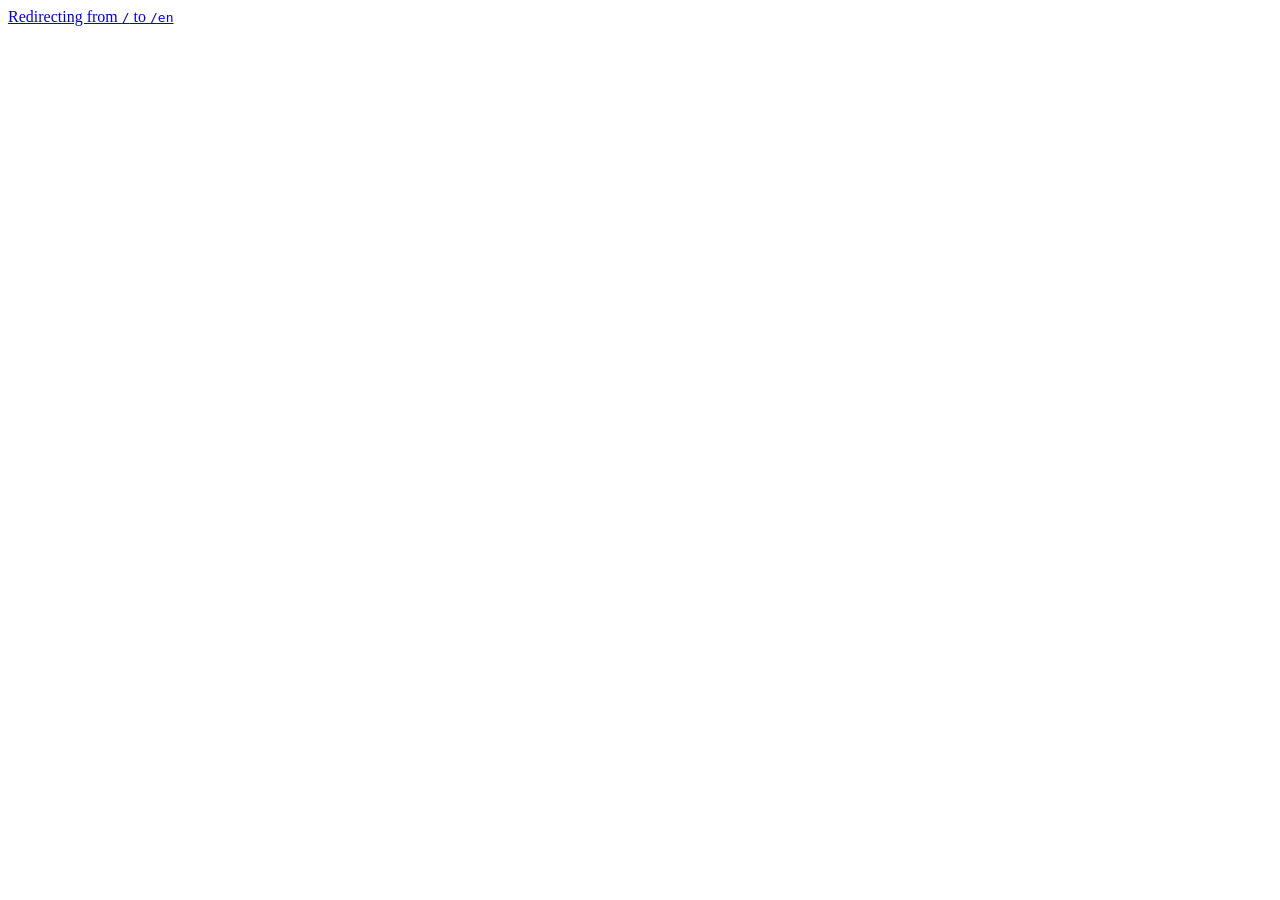
<file: index.html>
<!doctype html><title>Redirecting to: /en</title><meta content="2;url=/en" http-equiv=refresh><meta content=noindex name=robots><link href=https://gustavoj94.github.io/en rel=canonical><body><a href=/en>Redirecting from <code>/</code> to <code>/en</code></a></body>
</file>
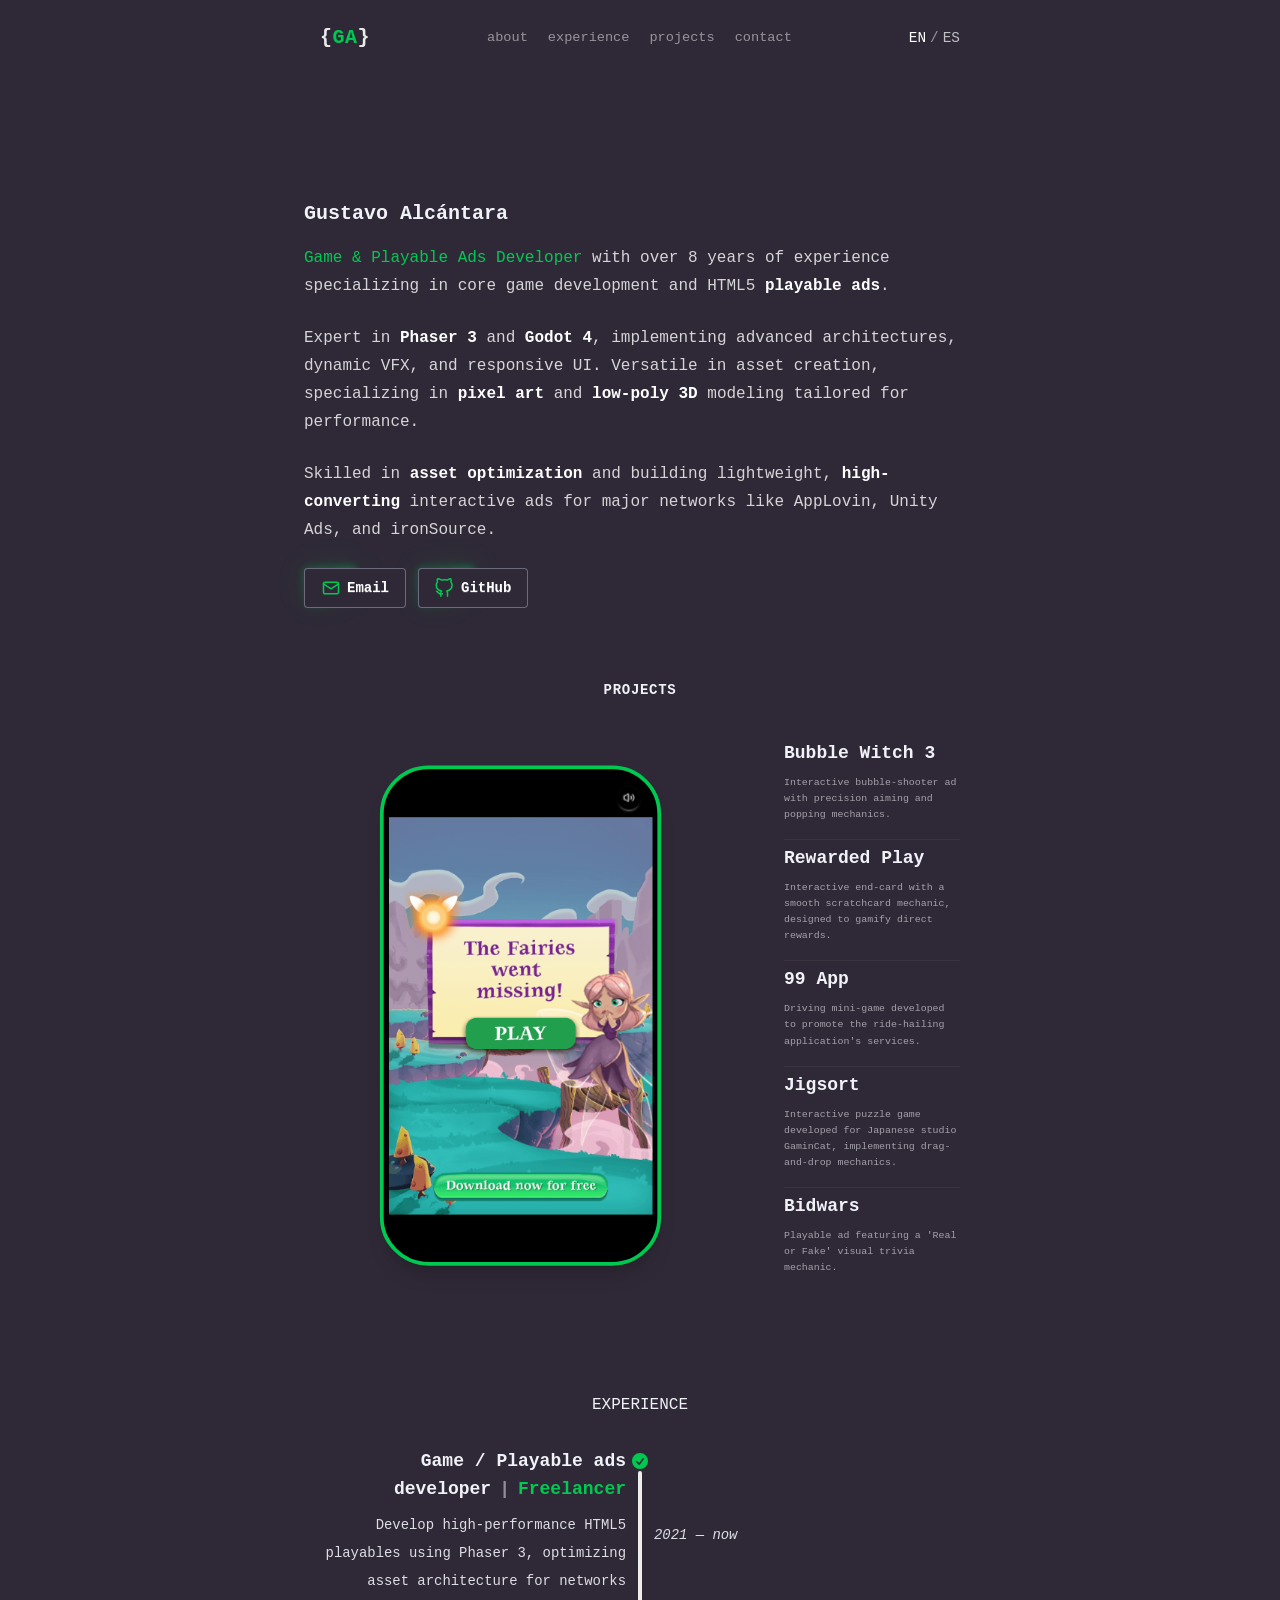
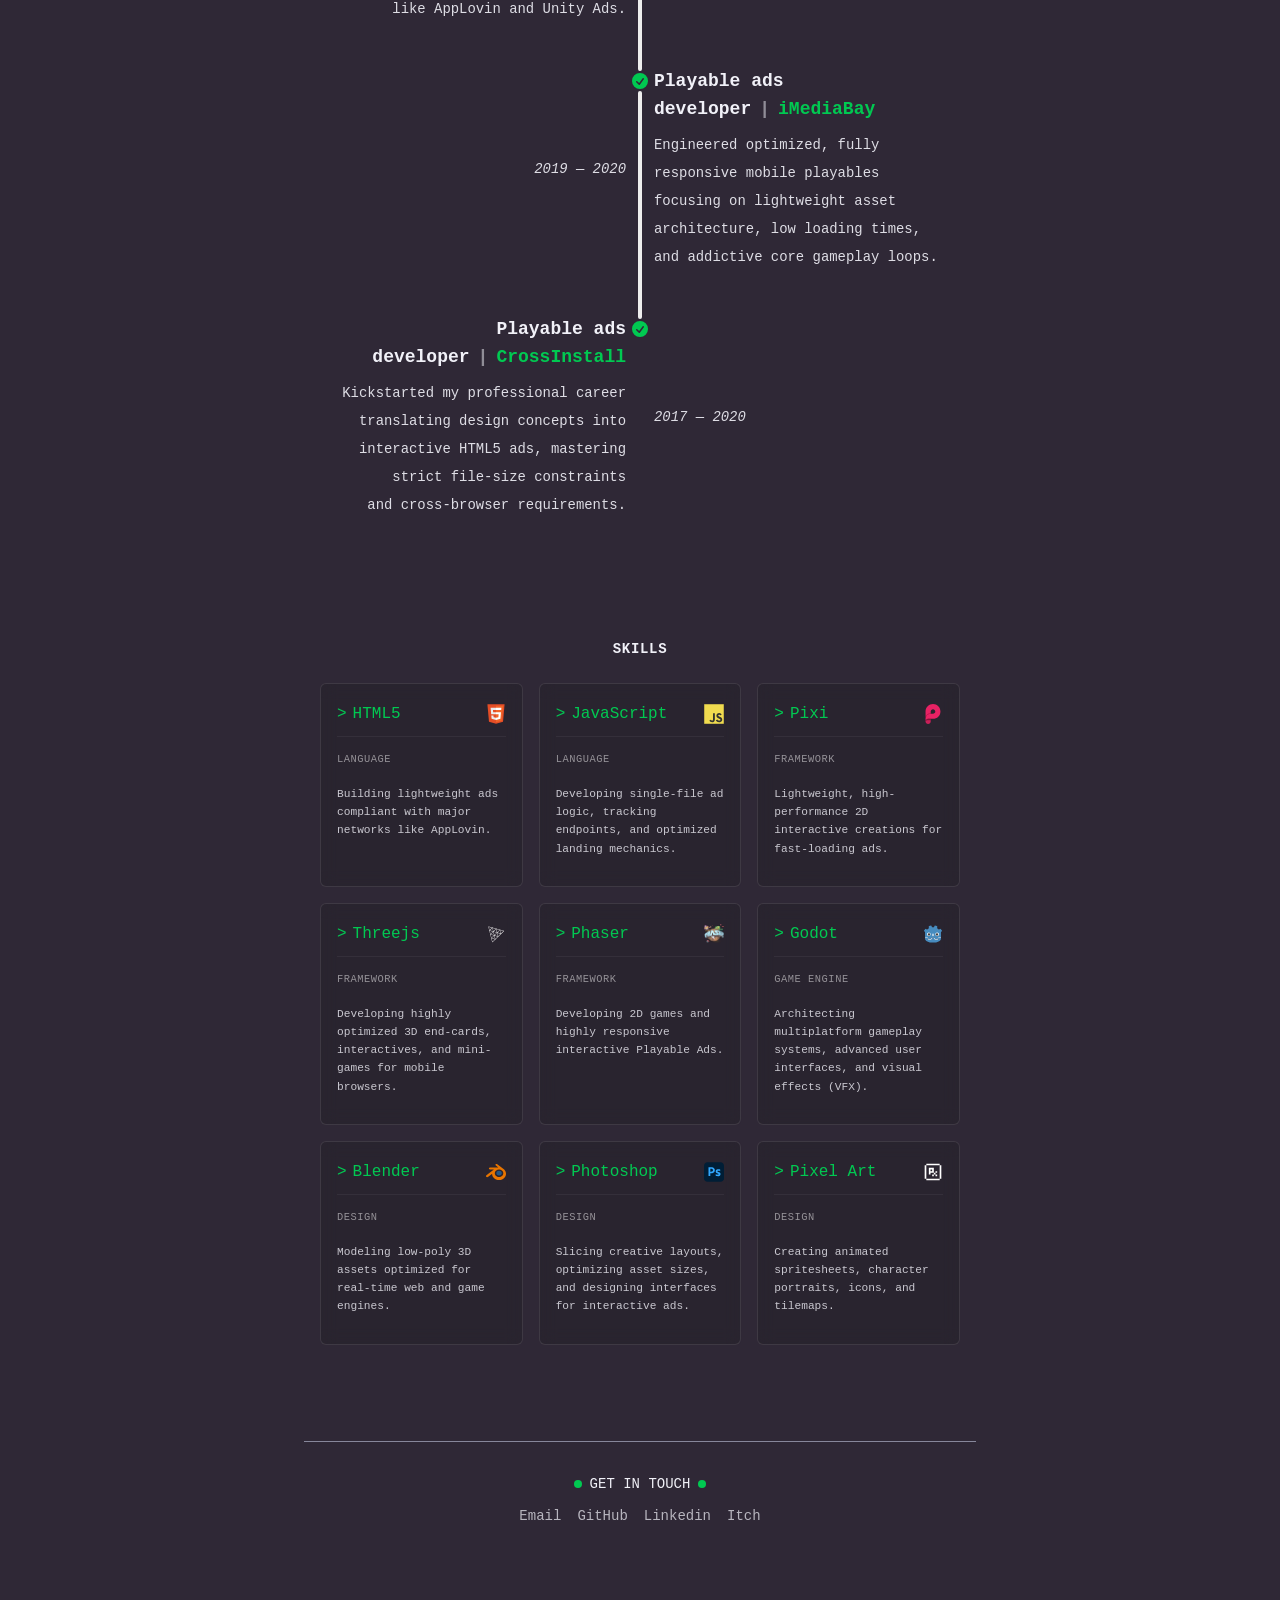
<file: en/index.html>
<!DOCTYPE html><html class=dark lang=en><head><meta charset=utf-8><meta content="width=device-width,initial-scale=1" name=viewport><link href=https://gustavoj94.github.io/es rel=alternate hreflang=es><link href=https://gustavoj94.github.io/en rel=alternate hreflang=en><link href=https://gustavoj94.github.io/pt rel=alternate hreflang=pt><link href=/icon.png rel=icon sizes=32x32 type=image/png><link href=/sitemap-index.xml rel=sitemap><meta content="Astro v7.0.6" name=generator><link href=https://gustavoj94.github.io/en/ rel=canonical><title>Portfolio-Gustavo Alcántara</title><meta content="Portfolio-Gustavo Alcántara" name=title><meta content="Game &amp; Playable Ads Developer" name=description><meta content=website property=og:type><meta content=https://gustavoj94.github.io/en/ property=og:url><meta content="Portfolio-Gustavo Alcántara" property=og:title><meta content="Game &amp; Playable Ads Developer" property=og:description><meta content=https://gustavoj94.github.io/astro/background.-QvGmKkB.png property=og:image><meta content=en property=og:locale><meta content=es property=og:locale:alternate><meta content=en property=og:locale:alternate><meta content=pt property=og:locale:alternate><meta content=summary_large_image property=twitter:card><meta content=https://gustavoj94.github.io/en/ property=twitter:url><meta content="Portfolio-Gustavo Alcántara" property=twitter:title><meta content="Game &amp; Playable Ads Developer" property=twitter:description><meta content=https://gustavoj94.github.io/astro/background.-QvGmKkB.png property=twitter:image><meta content=#ffffff name=theme-color media="(prefers-color-scheme: light)"><meta content=#1a1a2e name=theme-color media="(prefers-color-scheme: dark)"><meta content=true name=astro-view-transitions-enabled><meta content=animate name=astro-view-transitions-fallback><script type=module src=/astro/ClientRouter.astro_astro_type_script_index_0_lang.6Spq5I16.js></script><link href=/astro/index.CFQ86LK7.css rel=stylesheet></head><body class="flex items-center w-full flex-col *:max-w-2xl *:w-full font-mono leading-7 md:px-0 px-5"><header class="flex items-center justify-between -translate-x-1/2 bg-background fixed flex-col gap-4 left-1/2 max-w-7xl md:flex-row md:py-6 px-4 py-4 top-0 w-full z-40"><a href=/en/ class="font-bold font-mono inline-flex items-center md:justify-self-start select-none text-[1.25rem] tracking-wide" aria-label="Gustavo Alcantara - Go to top section"><span class="opacity-90 text-white">{</span><span class=text-green-500>GA</span><span class="opacity-90 text-white">}</span></a><div class="flex items-center justify-center flex-wrap gap-x-4 gap-y-2 md:gap-5"><a href=/en// class="duration-200 transition-colors hover:text-white md:text-[0.85rem] text-[0.9rem] text-white/50 whitespace-nowrap">about</a><a href=/en/#experience class="duration-200 transition-colors hover:text-white md:text-[0.85rem] text-[0.9rem] text-white/50 whitespace-nowrap">experience</a><a href=/en/#projects class="duration-200 transition-colors hover:text-white md:text-[0.85rem] text-[0.9rem] text-white/50 whitespace-nowrap">projects</a><a href=/en/#contact class="duration-200 transition-colors hover:text-white md:text-[0.85rem] text-[0.9rem] text-white/50 whitespace-nowrap">contact</a></div><div class="flex items-center gap-1 mb-4 md:mb-0 md:order-2 order-1 select-none"><a href=/en class="duration-200 transition-colors hover:text-white cursor-pointer md:text-[0.9rem] text-[1.2rem] uppercase text-white">en</a><span class="text-white/50 text-[1.2rem] md:text-[0.9rem]">/</span><a href=/es class="duration-200 transition-colors hover:text-white cursor-pointer md:text-[0.9rem] text-[1.2rem] uppercase text-white/70">es</a></div><div class="w-full -bottom-10 absolute h-18 left-0 pointer-events-none"></div></header><main><section class="mb-10 mt-50" id="Gustavo Alcántara"><h1 class="mb-4 font-semibold text-xl">Gustavo Alcántara</h1><div class="[&amp;_p]:mb-6 leading-7"><p><span class=text-green-500>Game &amp; Playable Ads Developer </span><span class=text-white/80>with over 8 years of experience specializing in core game development and HTML5 <b class=text-white/100>playable ads</b>.</span></p><p class=text-white/80>Expert in <b class=text-white/100>Phaser 3</b> and <b class=text-white/100>Godot 4</b>, implementing advanced architectures, dynamic VFX, and responsive UI. Versatile in asset creation, specializing in <b class=text-white/100>pixel art</b> and <b class=text-white/100>low-poly 3D</b> modeling tailored for performance.</p><p class=text-white/80>Skilled in <b class=text-white/100>asset optimization</b> and building lightweight, <b class=text-white/100>high-converting</b> interactive ads for major networks like AppLovin, Unity Ads, and ironSource.</p></div><div class="flex [&amp;_a]:duration-200 [&amp;_a]:transition-all flex-wrap gap-3 text-[0.82rem]"><div class="text-green-500 aura aura-xs hover:opacity-70"><button class="text-white btn bg-[var(--background)] border-[1px] border-[color-mix(in_oklab,var(--border)_70%,transparent)] shadow-none" onclick="window.location.href=&#34;mailto:gustavo9426@gmail.com&#34;"><svg viewBox="0 0 24 24" fill=none class="text-green-500 h-5 w-5" aria-hidden=true stroke=currentColor stroke-linecap=round stroke-linejoin=round stroke-width=1.8><rect height=14 rx=2 width=18 x=3 y=5></rect><path d="m3 7 9 6 9-6"></path></svg><span>Email</span></button></div><div class="text-green-500 aura aura-xs hover:opacity-70"><button class="text-white btn bg-[var(--background)] border-[1px] border-[color-mix(in_oklab,var(--border)_70%,transparent)] shadow-none" onclick="window.open(&#34;https://github.com/GustavoJ94&#34;,&#34;_blank&#34;,&#34;noreferrer noopener&#34;)"><svg viewBox="0 0 24 24" fill=none class="text-green-500 h-5 w-5" aria-hidden=true stroke=currentColor stroke-linecap=round stroke-linejoin=round stroke-width=1.8><path d="M9 19c-5 1.5-5-2.5-7-3"></path><path d="M15 22v-3.87a3.37 3.37 0 0 0-.94-2.61c3.14-.35 6.44-1.54 6.44-7a5.44 5.44 0 0 0-1.5-3.75 5.07 5.07 0 0 0-.09-3.77s-1.18-.35-3.91 1.48a13.38 13.38 0 0 0-7 0C4.32.65 3.14 1 3.14 1A5.07 5.07 0 0 0 3 4.77 5.44 5.44 0 0 0 1.5 8.52c0 5.42 3.3 6.61 6.44 7a3.37 3.37 0 0 0-.94 2.61V22"></path></svg><span>GitHub</span></button></div></div></section><section class="px-4 max-w-6xl mx-auto py-8 scroll-mt-50" id=projects><h2 class="uppercase tracking-wider font-semibold text-center text-sm mb-8">Projects</h2><div class="flex items-center justify-center w-full flex-col gap-8 md:flex-row md:gap-16 md:items-center"><div class="flex items-center justify-center w-full flex-shrink-0 md:w-[400px]"><div class="my-[-50px] origin-center scale-75 transform"><div class="border-[#00c951] h-[667px] mockup-phone shadow-xl w-[375px]"><div class="border-none bg-black mockup-phone-display relative"><button class="text-white btn absolute backdrop-blur-sm bg-black/60 border-none btn-circle btn-sm hover:bg-black/80 right-4 top-4 z-20" id=global-mute-btn><div class=block id=icon-unmuted><svg viewBox="0 0 24 24" fill=none class="text-white h-4 lucide w-4 lucide-volume-2" xmlns=http://www.w3.org/2000/svg aria-hidden=true height=24 stroke=currentColor stroke-linecap=round stroke-linejoin=round stroke-width=2 width=24><path d="M11 4.702a.705.705 0 0 0-1.203-.498L6.413 7.587A1.4 1.4 0 0 1 5.416 8H3a1 1 0 0 0-1 1v6a1 1 0 0 0 1 1h2.416a1.4 1.4 0 0 1 .997.413l3.383 3.384A.705.705 0 0 0 11 19.298z"></path><path d="M16 9a5 5 0 0 1 0 6"></path><path d="M19.364 18.364a9 9 0 0 0 0-12.728"></path></svg></div><div class=hidden id=icon-muted><svg viewBox="0 0 24 24" fill=none class="text-white h-4 lucide w-4 lucide-volume-x" xmlns=http://www.w3.org/2000/svg aria-hidden=true height=24 stroke=currentColor stroke-linecap=round stroke-linejoin=round stroke-width=2 width=24><path d="M11 4.702a.705.705 0 0 0-1.203-.498L6.413 7.587A1.4 1.4 0 0 1 5.416 8H3a1 1 0 0 0-1 1v6a1 1 0 0 0 1 1h2.416a1.4 1.4 0 0 1 .997.413l3.383 3.384A.705.705 0 0 0 11 19.298z"></path><line x1=22 x2=16 y1=9 y2=15></line><line x1=16 x2=22 y1=9 y2=15></line></svg></div></button><iframe class="w-full aspect-[9/19.5] border-none h-full overflow-hidden" id=preview-iframe loading=lazy scrolling=no src=/playables/example6/index.html title="Live Preview"></iframe></div></div></div></div><div class="w-full flex-1"><ul class=space-y-1><li class="border-b border-white/5 cursor-pointer duration-500 group hidden last:border-0 opacity-0 pb-4 project-item transition-opacity" data-index=0 data-src=/playables/example6/index.html><span class="duration-200 transition-all font-semibold group-hover:text-green-500 inline-block mb-2 text-lg">Bubble Witch 3</span><svg viewBox="0 0 24 24" fill=none class="text-green-500 duration-200 group-hover:opacity-100 group-hover:visible h-3 inline invisible lucide lucide-corner-right-up ml-1 opacity-0 transition-all translate-y-[-2px] w-3" xmlns=http://www.w3.org/2000/svg aria-hidden=true height=24 stroke=currentColor stroke-linecap=round stroke-linejoin=round stroke-width=2 width=24><path d="m10 9 5-5 5 5"></path><path d="M4 20h7a4 4 0 0 0 4-4V4"></path></svg><p class="leading-relaxed max-w-xl opacity-60 text-[0.62rem]">Interactive bubble-shooter ad with precision aiming and popping mechanics.</p></li><li class="border-b border-white/5 cursor-pointer duration-500 group hidden last:border-0 opacity-0 pb-4 project-item transition-opacity" data-index=1 data-src=/playables/example2/index.html><span class="duration-200 transition-all font-semibold group-hover:text-green-500 inline-block mb-2 text-lg">Rewarded Play</span><svg viewBox="0 0 24 24" fill=none class="text-green-500 duration-200 group-hover:opacity-100 group-hover:visible h-3 inline invisible lucide lucide-corner-right-up ml-1 opacity-0 transition-all translate-y-[-2px] w-3" xmlns=http://www.w3.org/2000/svg aria-hidden=true height=24 stroke=currentColor stroke-linecap=round stroke-linejoin=round stroke-width=2 width=24><path d="m10 9 5-5 5 5"></path><path d="M4 20h7a4 4 0 0 0 4-4V4"></path></svg><p class="leading-relaxed max-w-xl opacity-60 text-[0.62rem]">Interactive end-card with a smooth scratchcard mechanic, designed to gamify direct rewards.</p></li><li class="border-b border-white/5 cursor-pointer duration-500 group hidden last:border-0 opacity-0 pb-4 project-item transition-opacity" data-index=2 data-src=/playables/example4/index.html><span class="duration-200 transition-all font-semibold group-hover:text-green-500 inline-block mb-2 text-lg">99 App</span><svg viewBox="0 0 24 24" fill=none class="text-green-500 duration-200 group-hover:opacity-100 group-hover:visible h-3 inline invisible lucide lucide-corner-right-up ml-1 opacity-0 transition-all translate-y-[-2px] w-3" xmlns=http://www.w3.org/2000/svg aria-hidden=true height=24 stroke=currentColor stroke-linecap=round stroke-linejoin=round stroke-width=2 width=24><path d="m10 9 5-5 5 5"></path><path d="M4 20h7a4 4 0 0 0 4-4V4"></path></svg><p class="leading-relaxed max-w-xl opacity-60 text-[0.62rem]">Driving mini-game developed to promote the ride-hailing application&#39;s services.</p></li><li class="border-b border-white/5 cursor-pointer duration-500 group hidden last:border-0 opacity-0 pb-4 project-item transition-opacity" data-index=3 data-src=/playables/example5/index.html><span class="duration-200 transition-all font-semibold group-hover:text-green-500 inline-block mb-2 text-lg">Jigsort</span><svg viewBox="0 0 24 24" fill=none class="text-green-500 duration-200 group-hover:opacity-100 group-hover:visible h-3 inline invisible lucide lucide-corner-right-up ml-1 opacity-0 transition-all translate-y-[-2px] w-3" xmlns=http://www.w3.org/2000/svg aria-hidden=true height=24 stroke=currentColor stroke-linecap=round stroke-linejoin=round stroke-width=2 width=24><path d="m10 9 5-5 5 5"></path><path d="M4 20h7a4 4 0 0 0 4-4V4"></path></svg><p class="leading-relaxed max-w-xl opacity-60 text-[0.62rem]">Interactive puzzle game developed for Japanese studio GaminCat, implementing drag-and-drop mechanics.</p></li><li class="border-b border-white/5 cursor-pointer duration-500 group hidden last:border-0 opacity-0 pb-4 project-item transition-opacity" data-index=4 data-src=/playables/example1/index.html><span class="duration-200 transition-all font-semibold group-hover:text-green-500 inline-block mb-2 text-lg">Bidwars</span><svg viewBox="0 0 24 24" fill=none class="text-green-500 duration-200 group-hover:opacity-100 group-hover:visible h-3 inline invisible lucide lucide-corner-right-up ml-1 opacity-0 transition-all translate-y-[-2px] w-3" xmlns=http://www.w3.org/2000/svg aria-hidden=true height=24 stroke=currentColor stroke-linecap=round stroke-linejoin=round stroke-width=2 width=24><path d="m10 9 5-5 5 5"></path><path d="M4 20h7a4 4 0 0 0 4-4V4"></path></svg><p class="leading-relaxed max-w-xl opacity-60 text-[0.62rem]">Playable ad featuring a &#39;Real or Fake&#39; visual trivia mechanic.</p></li></ul></div></div></section><script type=module>function e(){let e=document.getElementById("global-mute-btn"),t=document.getElementById("preview-iframe"),c=document.querySelectorAll(".project-item"),o=document.getElementById("icon-unmuted"),n=document.getElementById("icon-muted"),d=!1;function l(){try{let e=t.contentWindow;if(!e)return;if(e.Howler&&"function"==typeof e.Howler.mute)return void e.Howler.mute(d);(t.contentDocument||e.document).querySelectorAll("audio, video").forEach(e=>{e.muted=d})}catch(e){console.warn("No se pudo acceder al iframe para aplicar el muteo de Howler:",e)}}Math.ceil(c.length/5),c.length>0&&function(e){let t=5*e,o=t+5;c.forEach((e,c)=>{c>=t&&c<o?(e.classList.remove("hidden"),setTimeout(()=>{e.classList.add("opacity-100")},10)):(e.classList.remove("opacity-100"),e.classList.add("hidden"))})}(0),c.forEach(e=>{e.addEventListener("click",()=>{let c=e.getAttribute("data-src");t&&c&&t.getAttribute("src")!==c&&t.setAttribute("src",c)})}),e?.addEventListener("click",()=>{d=!d,d?(o?.classList.replace("block","hidden"),n?.classList.replace("hidden","block")):(n?.classList.replace("block","hidden"),o?.classList.replace("hidden","block")),l()}),t?.addEventListener("load",()=>{d&&setTimeout(l,150)})}e(),document.addEventListener("astro:page-load",e)</script><section class=scroll-mt-50 id=experience><h2 class="uppercase text-center mb-6 mt-15">Experience</h2><ul class="max-md:timeline-compact timeline timeline-snap-icon timeline-vertical"><li><div class="mb-10 timeline-start md:text-end"><div><div class="direct-children-inline font-black text-lg"><span>Game / Playable ads developer</span><span class="mx-2 opacity-50">|</span><span class="text-green-500 font-semibold">Freelancer</span></div><div class=mt-2><p class="inline-block max-w-2xl opacity-90 text-[0.87rem] text-balance">Develop high-performance HTML5 playables using Phaser 3, optimizing asset architecture for networks like AppLovin and Unity Ads.</p></div></div></div><div class=timeline-middle><svg viewBox="0 0 20 20" fill=currentColor class="text-green-500 h-5 w-5" xmlns=http://www.w3.org/2000/svg><path d="M10 18a8 8 0 100-16 8 8 0 000 16zm3.857-9.809a.75.75 0 00-1.214-.882l-3.483 4.79-1.88-1.88a.75.75 0 10-1.06 1.061l2.5 2.5a.75.75 0 001.137-.089l4-5.5z" clip-rule=evenodd fill-rule=evenodd></path></svg></div><div class="mb-10 timeline-end"><time class="opacity-90 text-[0.87rem] font-mono italic">2021 — now</time></div><hr></li><li><hr><div class="mb-10 timeline-start"><time class="opacity-90 text-[0.87rem] font-mono italic">2019 — 2020</time></div><div class=timeline-middle><svg viewBox="0 0 20 20" fill=currentColor class="text-green-500 h-5 w-5" xmlns=http://www.w3.org/2000/svg><path d="M10 18a8 8 0 100-16 8 8 0 000 16zm3.857-9.809a.75.75 0 00-1.214-.882l-3.483 4.79-1.88-1.88a.75.75 0 10-1.06 1.061l2.5 2.5a.75.75 0 001.137-.089l4-5.5z" clip-rule=evenodd fill-rule=evenodd></path></svg></div><div class="mb-10 timeline-end"><div><div class="direct-children-inline font-black text-lg"><span>Playable ads developer</span><span class="mx-2 opacity-50">|</span><span class="text-green-500 font-semibold">iMediaBay</span></div><div class=mt-2><p class="inline-block max-w-2xl opacity-90 text-[0.87rem] text-balance">Engineered optimized, fully responsive mobile playables focusing on lightweight asset architecture, low loading times, and addictive core gameplay loops.</p></div></div></div><hr></li><li><hr><div class="mb-10 timeline-start md:text-end"><div><div class="direct-children-inline font-black text-lg"><span>Playable ads developer</span><span class="mx-2 opacity-50">|</span><span class="text-green-500 font-semibold">CrossInstall</span></div><div class=mt-2><p class="inline-block max-w-2xl opacity-90 text-[0.87rem] text-balance">Kickstarted my professional career translating design concepts into interactive HTML5 ads, mastering strict file-size constraints and cross-browser requirements.</p></div></div></div><div class=timeline-middle><svg viewBox="0 0 20 20" fill=currentColor class="text-green-500 h-5 w-5" xmlns=http://www.w3.org/2000/svg><path d="M10 18a8 8 0 100-16 8 8 0 000 16zm3.857-9.809a.75.75 0 00-1.214-.882l-3.483 4.79-1.88-1.88a.75.75 0 10-1.06 1.061l2.5 2.5a.75.75 0 001.137-.089l4-5.5z" clip-rule=evenodd fill-rule=evenodd></path></svg></div><div class="mb-10 timeline-end"><time class="opacity-90 text-[0.87rem] font-mono italic">2017 — 2020</time></div></li></ul></section><section class="px-4 max-w-6xl mx-auto mt-20"><h2 class="uppercase tracking-wider font-semibold text-center text-sm mb-6">Skills</h2><div class="grid grid-cols-1 gap-4 md:grid-cols-3"><article class="flex justify-between flex-col backdrop-blur-sm bg-neutral-900/20 border border-white/10 duration-200 hover:border-green-500/30 p-4 rounded-sm transition-colors"><div><div class="flex items-center justify-between border-b border-white/5 pb-2"><p class="flex items-center text-green-500 font-medium gap-1.5"><span>&gt;</span>HTML5</p><div class="flex items-center text-green-500 h-5 justify-center w-5"><svg viewBox="0 0 128 128"><path d="M19.037 113.876L9.032 1.661h109.936l-10.016 112.198-45.019 12.48z" fill=#E44D26></path><path d="M64 116.8l36.378-10.086 8.559-95.878H64z" fill=#F16529></path><path d="M64 52.455H45.788L44.53 38.361H64V24.599H29.489l.33 3.692 3.382 37.927H64zm0 35.743l-.061.017-15.327-4.14-.979-10.975H33.816l1.928 21.609 28.193 7.826.063-.017z" fill=#EBEBEB></path><path d="M63.952 52.455v13.763h16.947l-1.597 17.849-15.35 4.143v14.319l28.215-7.82.207-2.325 3.234-36.233.335-3.696h-3.708zm0-27.856v13.762h33.244l.276-3.092.628-6.978.329-3.692z" fill=#fff></path></svg></div></div><span class="inline-block pt-2 text-[0.65rem] text-white/50 tracking-wider uppercase">Language</span><p class="leading-relaxed opacity-80 py-3 text-[0.70rem]">Building lightweight ads compliant with major networks like AppLovin.</p></div></article><article class="flex justify-between flex-col backdrop-blur-sm bg-neutral-900/20 border border-white/10 duration-200 hover:border-green-500/30 p-4 rounded-sm transition-colors"><div><div class="flex items-center justify-between border-b border-white/5 pb-2"><p class="flex items-center text-green-500 font-medium gap-1.5"><span>&gt;</span>JavaScript</p><div class="flex items-center text-green-500 h-5 justify-center w-5"><svg viewBox="0 0 128 128"><path d="M1.408 1.408h125.184v125.185H1.408z" fill=#F0DB4F></path><path d="M116.347 96.736c-.917-5.711-4.641-10.508-15.672-14.981-3.832-1.761-8.104-3.022-9.377-5.926-.452-1.69-.512-2.642-.226-3.665.821-3.32 4.784-4.355 7.925-3.403 2.023.678 3.938 2.237 5.093 4.724 5.402-3.498 5.391-3.475 9.163-5.879-1.381-2.141-2.118-3.129-3.022-4.045-3.249-3.629-7.676-5.498-14.756-5.355l-3.688.477c-3.534.893-6.902 2.748-8.877 5.235-5.926 6.724-4.236 18.492 2.975 23.335 7.104 5.332 17.54 6.545 18.873 11.531 1.297 6.104-4.486 8.08-10.234 7.378-4.236-.881-6.592-3.034-9.139-6.949-4.688 2.713-4.688 2.713-9.508 5.485 1.143 2.499 2.344 3.63 4.26 5.795 9.068 9.198 31.76 8.746 35.83-5.176.165-.478 1.261-3.666.38-8.581zM69.462 58.943H57.753l-.048 30.272c0 6.438.333 12.34-.714 14.149-1.713 3.558-6.152 3.117-8.175 2.427-2.059-1.012-3.106-2.451-4.319-4.485-.333-.584-.583-1.036-.667-1.071l-9.52 5.83c1.583 3.249 3.915 6.069 6.902 7.901 4.462 2.678 10.459 3.499 16.731 2.059 4.082-1.189 7.604-3.652 9.448-7.401 2.666-4.915 2.094-10.864 2.07-17.444.06-10.735.001-21.468.001-32.237z" fill=#323330></path></svg></div></div><span class="inline-block pt-2 text-[0.65rem] text-white/50 tracking-wider uppercase">Language</span><p class="leading-relaxed opacity-80 py-3 text-[0.70rem]">Developing single-file ad logic, tracking endpoints, and optimized landing mechanics.</p></div></article><article class="flex justify-between flex-col backdrop-blur-sm bg-neutral-900/20 border border-white/10 duration-200 hover:border-green-500/30 p-4 rounded-sm transition-colors"><div><div class="flex items-center justify-between border-b border-white/5 pb-2"><p class="flex items-center text-green-500 font-medium gap-1.5"><span>&gt;</span>Pixi</p><div class="flex items-center text-green-500 h-5 justify-center w-5"><svg viewBox="0 0 128 128"><path d="M64.002 0c-26.35 0-47.711 21.361-47.711 47.712 0 .516.007 1.029.024 1.54v50.521h.005v11.524c0 .09-.005.176-.005.265 0 .089.006.175.01.264v.214h.005c.254 8.855 7.504 15.958 16.421 15.958 8.918 0 16.247-7.103 16.501-15.958V95.115h13.634c.369.009.742.01 1.112.01 26.35 0 47.712-21.062 47.712-47.413 0-26.35-21.356-47.707-47.707-47.707zm0 33.036c8.107 0 14.681 6.574 14.681 14.681s-6.574 14.471-14.68 14.471v-.005H49.266V47.717c0-8.107 6.629-14.68 14.735-14.68z" fill=#e72264></path><path d="M32.34 95.122h16.89v16.922h-.075C48.9 120.9 41.649 128 32.732 128c-8.918 0-16.174-7.1-16.428-15.956h-.005v-.213c0-.09-.009-.179-.009-.268 0-.089.005-.173.005-.262v-1.193c.507-7.92 7.982-14.986 16.04-14.986z" fill=#1d1d1b opacity=.15></path><path d="M16.317 74.768v20.346c0-17.924 15.061-32.678 32.94-32.922V55.7c-13.289 1.397-25.055 8.552-32.94 19.067Z" fill=#000 opacity=.025></path><path d="M16.344 110.424c3.882-2.85 8.592-4.528 13.676-4.528h19.242V95.114H32.776c-8.708 0-15.827 6.753-16.432 15.31z" fill=#000 opacity=.05></path><path d="M49.257 62.192v-5.895c-13.4 1.313-25.225 8.624-32.94 19.357v19.46c0-17.924 15.061-32.678 32.94-32.922z" fill=#000 opacity=.025></path><path d="M32.776 95.114c-8.472 0-15.444 6.397-16.37 14.624 3.878-3.027 8.668-4.817 13.864-4.817h18.987v-9.803H32.772Z" fill=#000 opacity=.05></path><path d="M49.257 62.192v-5.303c-13.52 1.225-25.42 8.713-32.94 19.687v18.533c0-17.923 15.061-32.677 32.94-32.922z" fill=#000 opacity=.025></path><path d="M32.776 95.114c-8.236 0-15.052 6.04-16.28 13.934 3.855-3.2 8.725-5.11 14.023-5.11h18.738v-8.824H32.772Z" fill=#000 opacity=.05></path><path d="M49.257 62.192v-4.706C35.6 58.616 23.618 66.31 16.317 77.55v17.563c0-17.924 15.061-32.678 32.94-32.922z" fill=#000 opacity=.025></path><path d="M32.776 95.114c-8 0-14.665 5.702-16.16 13.262 3.824-3.38 8.76-5.418 14.157-5.418h18.489v-7.844z" fill=#000 opacity=.05></path><path d="M49.257 62.192v-4.105c-13.819 1.024-25.892 8.957-32.94 20.492v16.535c0-17.924 15.061-32.678 32.94-32.922z" fill=#000 opacity=.025></path><path d="M32.776 95.114c-7.76 0-14.26 5.364-16.01 12.58 3.772-3.552 8.771-5.72 14.256-5.72h18.235v-6.865H32.772Z" fill=#000 opacity=.05></path><path d="M49.257 62.192v-3.504c-14.001.917-26.19 9.122-32.94 20.995v15.43c0-17.923 15.061-32.677 32.94-32.921z" fill=#000 opacity=.025></path><path d="M32.776 95.114c-7.515 0-13.846 5.03-15.827 11.9 3.704-3.727 8.753-6.02 14.327-6.02h17.986v-5.88z" fill=#000 opacity=.05></path><path d="M49.257 62.192v-2.899c-14.215.797-26.542 9.332-32.94 21.588v14.233c0-17.924 15.061-32.678 32.94-32.922z" fill=#000 opacity=.025></path><path d="M32.776 95.114c-7.261 0-13.423 4.7-15.617 11.223 3.62-3.896 8.716-6.322 14.362-6.322h17.736v-4.901H32.772Z" fill=#000 opacity=.05></path><path d="M49.257 62.192v-2.289c-14.478.668-26.97 9.603-32.94 22.309v12.902c0-17.924 15.061-32.678 32.94-32.922z" fill=#000 opacity=.025></path><path d="M32.776 95.114c-7.012 0-12.995 4.385-15.377 10.56 3.522-4.07 8.65-6.638 14.375-6.638h17.488v-3.922z" fill=#000 opacity=.05></path><path d="M49.257 62.192v-1.666c-14.811.53-27.517 9.968-32.94 23.23v11.358c0-17.924 15.061-32.678 32.94-32.922z" fill=#000 opacity=.025></path><path d="M32.776 95.114c-6.758 0-12.563 4.073-15.1 9.896 3.396-4.242 8.56-6.954 14.352-6.954h17.234v-2.942z" fill=#000 opacity=.05></path></svg></div></div><span class="inline-block pt-2 text-[0.65rem] text-white/50 tracking-wider uppercase">Framework</span><p class="leading-relaxed opacity-80 py-3 text-[0.70rem]">Lightweight, high-performance 2D interactive creations for fast-loading ads.</p></div></article><article class="flex justify-between flex-col backdrop-blur-sm bg-neutral-900/20 border border-white/10 duration-200 hover:border-green-500/30 p-4 rounded-sm transition-colors"><div><div class="flex items-center justify-between border-b border-white/5 pb-2"><p class="flex items-center text-green-500 font-medium gap-1.5"><span>&gt;</span>Threejs</p><div class="flex items-center text-green-500 h-5 justify-center w-5"><svg viewBox="0 0 128 128"><g fill=#ffffff font-family=sans-serif font-weight=400><path d="M16.219 15.762a1.129 1.129 0 00-1.076 1.399l24.394 98.742a1.129 1.129 0 001.879.544l73.386-70.59a1.129 1.129 0 00-.47-1.899L16.55 15.806a1.129 1.129 0 00-.331-.044zm1.584 2.754l94.024 27.07-70.566 67.877-23.458-94.947z" overflow=visible style=line-height:normal;font-variant-ligatures:normal;font-variant-position:normal;font-variant-caps:normal;font-variant-numeric:normal;font-variant-alternates:normal;font-variant-east-asian:normal;font-feature-settings:normal;font-variation-settings:normal;text-indent:0;text-align:start;text-decoration-line:none;text-decoration-style:solid;text-decoration-color:#000;text-transform:none;text-orientation:mixed;white-space:normal;shape-padding:0;shape-margin:0;inline-size:0;isolation:auto;mix-blend-mode:normal;solid-color:#000;solid-opacity:1></path><path d="M65.137 29.84a1.129 1.129 0 00-.807.315L27.654 65.46a1.129 1.129 0 00.471 1.898L76.984 81.44a1.129 1.129 0 001.409-1.355L66.21 30.698a1.129 1.129 0 00-1.073-.858zm-.651 3.3L75.734 78.73l-45.104-13L64.486 33.14z" overflow=visible style=line-height:normal;font-variant-ligatures:normal;font-variant-position:normal;font-variant-caps:normal;font-variant-numeric:normal;font-variant-alternates:normal;font-variant-east-asian:normal;font-feature-settings:normal;font-variation-settings:normal;text-indent:0;text-align:start;text-decoration-line:none;text-decoration-style:solid;text-decoration-color:#000;text-transform:none;text-orientation:mixed;white-space:normal;shape-padding:0;shape-margin:0;inline-size:0;isolation:auto;mix-blend-mode:normal;solid-color:#000;solid-opacity:1></path><path d="M46.914 47.313a1.129 1.129 0 00-1.076 1.399l6.054 24.531a1.129 1.129 0 001.88.543l18.222-17.563a1.129 1.129 0 00-.472-1.898l-24.277-6.968a1.129 1.129 0 00-.331-.044zm1.583 2.751l20.522 5.89L53.614 70.8l-5.117-20.736z" overflow=visible style=line-height:normal;font-variant-ligatures:normal;font-variant-position:normal;font-variant-caps:normal;font-variant-numeric:normal;font-variant-alternates:normal;font-variant-east-asian:normal;font-feature-settings:normal;font-variation-settings:normal;text-indent:0;text-align:start;text-decoration-line:none;text-decoration-style:solid;text-decoration-color:#000;text-transform:none;text-orientation:mixed;white-space:normal;shape-padding:0;shape-margin:0;inline-size:0;isolation:auto;mix-blend-mode:normal;solid-color:#000;solid-opacity:1></path><path d="M40.902 22.809a1.129 1.129 0 00-.807.316L21.873 40.687a1.129 1.129 0 00.472 1.898l24.273 6.969a1.129 1.129 0 001.408-1.356l-6.051-24.53a1.129 1.129 0 00-1.073-.86zm-.65 3.3l5.114 20.736-20.517-5.89 15.403-14.847zM89.453 36.793a1.129 1.129 0 00-.806.316L70.423 54.67a1.129 1.129 0 00.472 1.899l24.274 6.968a1.129 1.129 0 001.408-1.356l-6.05-24.53a1.129 1.129 0 00-1.074-.859zm-.65 3.3l5.114 20.737L73.4 54.94l15.403-14.846zM52.944 71.864a1.129 1.129 0 00-.74.315L33.982 89.742a1.129 1.129 0 00.472 1.898l24.278 6.968a1.129 1.129 0 001.407-1.355l-6.055-24.531a1.129 1.129 0 00-1.14-.858zm-.582 3.3l5.118 20.737-20.522-5.89 15.404-14.846z" overflow=visible style=line-height:normal;font-variant-ligatures:normal;font-variant-position:normal;font-variant-caps:normal;font-variant-numeric:normal;font-variant-alternates:normal;font-variant-east-asian:normal;font-feature-settings:normal;font-variation-settings:normal;text-indent:0;text-align:start;text-decoration-line:none;text-decoration-style:solid;text-decoration-color:#000;text-transform:none;text-orientation:mixed;white-space:normal;shape-padding:0;shape-margin:0;inline-size:0;isolation:auto;mix-blend-mode:normal;solid-color:#000;solid-opacity:1></path></g></svg></div></div><span class="inline-block pt-2 text-[0.65rem] text-white/50 tracking-wider uppercase">Framework</span><p class="leading-relaxed opacity-80 py-3 text-[0.70rem]">Developing highly optimized 3D end-cards, interactives, and mini-games for mobile browsers.</p></div></article><article class="flex justify-between flex-col backdrop-blur-sm bg-neutral-900/20 border border-white/10 duration-200 hover:border-green-500/30 p-4 rounded-sm transition-colors"><div><div class="flex items-center justify-between border-b border-white/5 pb-2"><p class="flex items-center text-green-500 font-medium gap-1.5"><span>&gt;</span>Phaser</p><div class="flex items-center text-green-500 h-5 justify-center w-5"><svg viewBox="0 0 360 331" xmlns=http://www.w3.org/2000/svg height=331 width=382 xmlns:xlink=http://www.w3.org/1999/xlink><image height=331 width=382 x=0 xlink:href="[data-uri]" y=0 /></svg></div></div><span class="inline-block pt-2 text-[0.65rem] text-white/50 tracking-wider uppercase">Framework</span><p class="leading-relaxed opacity-80 py-3 text-[0.70rem]">Developing 2D games and highly responsive interactive Playable Ads.</p></div></article><article class="flex justify-between flex-col backdrop-blur-sm bg-neutral-900/20 border border-white/10 duration-200 hover:border-green-500/30 p-4 rounded-sm transition-colors"><div><div class="flex items-center justify-between border-b border-white/5 pb-2"><p class="flex items-center text-green-500 font-medium gap-1.5"><span>&gt;</span>Godot</p><div class="flex items-center text-green-500 h-5 justify-center w-5"><svg viewBox="0 0 128 128"><path d="M114.906 84.145s-.172-1.04-.27-1.028l-18.823 1.817a3.062 3.062 0 00-2.77 2.84l-.516 7.413-14.566 1.04-.988-6.72a3.089 3.089 0 00-3.04-2.62H54.067a3.089 3.089 0 00-3.039 2.62l-.988 6.72-14.566-1.04-.516-7.414a3.058 3.058 0 00-2.77-2.84l-18.835-1.816c-.094-.012-.168 1.028-.266 1.028l-.024 4.074 15.954 2.574.52 7.477a3.084 3.084 0 002.843 2.847l20.059 1.434c.078.004.152.008.226.008a3.087 3.087 0 003.031-2.621l1.02-6.915h14.57l1.02 6.915a3.088 3.088 0 003.254 2.613l20.062-1.434a3.084 3.084 0 002.844-2.847l.52-7.477 15.945-2.586zm0 0" fill=#fff></path><path d="M13.086 53.422v30.723c.059 0 .113.003.168.007L32.09 85.97a2.027 2.027 0 011.828 1.875l.582 8.316 16.426 1.172 1.133-7.672a2.03 2.03 0 012.007-1.734h19.868a2.03 2.03 0 012.007 1.734l1.133 7.672 16.43-1.172.578-8.316a2.027 2.027 0 011.828-1.875l18.828-1.817c.055-.004.11-.007.168-.007V81.69h.008V53.42c2.652-3.335 5.16-7.019 7.086-10.116-2.941-5.008-6.543-9.48-10.395-13.625a101.543 101.543 0 00-10.316 6.004c-1.64-1.633-3.484-2.965-5.3-4.36-1.782-1.43-3.79-2.48-5.696-3.703.566-4.223.848-8.379.96-12.719-4.913-2.476-10.155-4.113-15.456-5.293-2.117 3.559-4.055 7.41-5.738 11.176-2-.332-4.008-.457-6.02-.48V20.3c-.016 0-.027.004-.039.004s-.023-.004-.04-.004v.004c-2.01.023-4.019.148-6.019.48-1.683-3.765-3.62-7.617-5.738-11.176-5.3 1.18-10.543 2.817-15.457 5.293.113 4.34.395 8.496.961 12.72-1.906 1.222-3.914 2.273-5.695 3.702-1.813 1.395-3.66 2.727-5.301 4.36a101.543 101.543 0 00-10.316-6.004C12.543 33.824 8.94 38.297 6 43.305c2.313 3.629 4.793 7.273 7.086 10.117zm0 0" fill=#478cbf></path><path d="M98.008 89.84l-.582 8.36a2.024 2.024 0 01-1.88 1.878l-20.062 1.434c-.046.004-.097.004-.144.004-.996 0-1.86-.73-2.004-1.73l-1.152-7.806H55.816l-1.152 7.805a2.026 2.026 0 01-2.148 1.727l-20.063-1.434a2.024 2.024 0 01-1.879-1.879l-.582-8.36-16.937-1.632c.008 1.82.03 3.816.03 4.211 0 17.887 22.692 26.484 50.88 26.582h.07c28.188-.098 50.871-8.695 50.871-26.582 0-.402.024-2.39.031-4.211zm0 0" fill=#478cbf></path><path d="M48.652 65.895c0 6.27-5.082 11.351-11.351 11.351-6.266 0-11.348-5.082-11.348-11.351 0-6.266 5.082-11.344 11.348-11.344 6.27 0 11.351 5.078 11.351 11.344" fill=#fff></path><path d="M45.922 66.566a7.531 7.531 0 01-7.535 7.532 7.534 7.534 0 01-7.535-7.532 7.534 7.534 0 017.535-7.53 7.531 7.531 0 017.535 7.53" fill=#414042></path><path d="M64 78.277c-2.02 0-3.652-1.488-3.652-3.32v-10.45c0-1.831 1.632-3.32 3.652-3.32 2.016 0 3.656 1.489 3.656 3.32v10.45c0 1.832-1.64 3.32-3.656 3.32m15.348-12.382c0 6.27 5.082 11.351 11.351 11.351 6.266 0 11.348-5.082 11.348-11.351 0-6.266-5.082-11.344-11.348-11.344-6.27 0-11.351 5.078-11.351 11.344" fill=#fff></path><path d="M82.078 66.566a7.53 7.53 0 007.531 7.532 7.531 7.531 0 100-15.063 7.53 7.53 0 00-7.53 7.531" fill=#414042></path></svg></div></div><span class="inline-block pt-2 text-[0.65rem] text-white/50 tracking-wider uppercase">Game Engine</span><p class="leading-relaxed opacity-80 py-3 text-[0.70rem]">Architecting multiplatform gameplay systems, advanced user interfaces, and visual effects (VFX).</p></div></article><article class="flex justify-between flex-col backdrop-blur-sm bg-neutral-900/20 border border-white/10 duration-200 hover:border-green-500/30 p-4 rounded-sm transition-colors"><div><div class="flex items-center justify-between border-b border-white/5 pb-2"><p class="flex items-center text-green-500 font-medium gap-1.5"><span>&gt;</span>Blender</p><div class="flex items-center text-green-500 h-5 justify-center w-5"><svg viewBox="0 0 128 128"><path d="M66.332 70.032c.24-4.242 2.327-7.987 5.485-10.634 3.094-2.602 7.248-4.193 11.809-4.193 4.537 0 8.69 1.59 11.78 4.193 3.163 2.647 5.237 6.392 5.485 10.634.24 4.35-1.523 8.41-4.605 11.417-3.158 3.05-7.627 4.977-12.66 4.977-5.037 0-9.526-1.915-12.664-4.977-3.094-3.006-4.853-7.044-4.606-11.397zm0 0" fill=#235785></path><path d="M39.245 79.002c.028 1.66.564 4.89 1.36 7.404 1.682 5.336 4.537 10.273 8.49 14.599 4.062 4.465 9.074 8.055 14.85 10.61 6.073 2.67 12.665 4.037 19.505 4.037 6.84-.009 13.432-1.4 19.504-4.102 5.776-2.582 10.79-6.168 14.85-10.657 3.974-4.374 6.82-9.307 8.491-14.647a37 37 0 001.595-8.163c.208-2.69.12-5.405-.263-8.12a37.535 37.535 0 00-5.417-14.714c-2.574-4.15-5.916-7.76-9.89-10.813l.012-.004-39.955-30.506c-.036-.028-.068-.056-.104-.08-2.619-2.002-7.044-1.994-9.91.008-2.914 2.031-3.25 5.385-.656 7.496l-.012.008 16.682 13.484-50.789.051h-.068c-4.197.004-8.239 2.739-9.03 6.213-.82 3.521 2.035 6.46 6.412 6.46l-.008.016 25.736-.048L4.58 82.524c-.056.044-.12.088-.176.132C.069 85.95-1.33 91.446 1.4 94.9c2.778 3.522 8.666 3.546 13.047.02L39.505 74.51s-.368 2.758-.336 4.397zm64.56 9.219c-5.168 5.228-12.416 8.21-20.227 8.21-7.831.012-15.079-2.918-20.248-8.142-2.526-2.559-4.377-5.473-5.528-8.591a22.202 22.202 0 01-1.271-9.602 22.446 22.446 0 012.778-9.039c1.507-2.714 3.59-5.18 6.14-7.267 5.033-4.058 11.42-6.28 18.1-6.28 6.709-.008 13.097 2.174 18.13 6.236 2.55 2.075 4.625 4.529 6.14 7.243a22.302 22.302 0 012.774 9.043 22.313 22.313 0 01-1.271 9.598c-1.147 3.142-3.002 6.056-5.533 8.615zm0 0" fill=#e87500></path></svg></div></div><span class="inline-block pt-2 text-[0.65rem] text-white/50 tracking-wider uppercase">Design</span><p class="leading-relaxed opacity-80 py-3 text-[0.70rem]">Modeling low-poly 3D assets optimized for real-time web and game engines.</p></div></article><article class="flex justify-between flex-col backdrop-blur-sm bg-neutral-900/20 border border-white/10 duration-200 hover:border-green-500/30 p-4 rounded-sm transition-colors"><div><div class="flex items-center justify-between border-b border-white/5 pb-2"><p class="flex items-center text-green-500 font-medium gap-1.5"><span>&gt;</span>Photoshop</p><div class="flex items-center text-green-500 h-5 justify-center w-5"><svg viewBox="0 0 128 128"><path d="M22.667 1.6h82.666C117.867 1.6 128 11.733 128 24.267v79.466c0 12.534-10.133 22.667-22.667 22.667H22.667C10.133 126.4 0 116.267 0 103.733V24.267C0 11.733 10.133 1.6 22.667 1.6Z" fill=#001e36></path><path d="M45.867 33.333c-1.6 0-3.2 0-4.853.054-1.654.053-3.201.053-4.641.107-1.44.053-2.773.053-4.053.106-1.227.053-2.08.053-2.987.053-.373 0-.533.213-.533.587v54.88c0 .48.213.694.64.694h10.347c.373-.054.64-.374.586-.747v-17.12c1.013 0 1.76 0 2.294.053.533.053 1.386.053 2.666.053 4.374 0 8.374-.48 12-1.813 3.467-1.28 6.454-3.52 8.587-6.507 2.133-2.986 3.2-6.773 3.2-11.36 0-2.4-.426-4.693-1.226-6.933A16.98 16.98 0 0 0 64 39.36a19.049 19.049 0 0 0-7.147-4.374c-2.987-1.12-6.613-1.653-10.986-1.653Zm1.19 10.505c1.9.036 3.75.368 5.476 1.068 1.547.587 2.827 1.654 3.734 3.04a8.779 8.779 0 0 1 1.227 4.748c0 2.346-.534 4.16-1.654 5.493-1.174 1.333-2.667 2.347-4.373 2.827-1.974.64-4.054.959-6.134.959h-2.827c-.64 0-1.332-.053-2.079-.106v-17.92c.373-.054 1.12-.107 2.187-.053 1.013-.054 2.239-.054 3.626-.054.273-.007.546-.008.817-.002zm44.73 2.723c-3.787 0-6.934.586-9.44 1.866-2.293 1.067-4.267 2.773-5.6 4.906-1.173 1.974-1.814 4.16-1.814 6.454a11.447 11.447 0 0 0 1.227 5.44 13.809 13.809 0 0 0 4.054 4.533 32.629 32.629 0 0 0 7.573 3.84c2.613 1.013 4.373 1.813 5.227 2.506.853.694 1.28 1.387 1.28 2.134 0 .96-.587 1.867-1.44 2.24-.96.48-2.4.747-4.427.747-2.133 0-4.267-.267-6.294-.8a22.834 22.834 0 0 1-6.613-2.613c-.16-.107-.32-.16-.48-.053-.16.106-.213.319-.213.479v9.28c-.053.427.213.8.587 1.013a21.49 21.49 0 0 0 5.44 1.707c2.4.48 4.799.693 7.252.693 3.84 0 7.041-.586 9.654-1.706 2.4-.96 4.48-2.613 5.973-4.747a12.41 12.41 0 0 0 2.08-7.093 11.512 11.512 0 0 0-1.226-5.493c-1.014-1.814-2.454-3.307-4.214-4.427a38.625 38.625 0 0 0-8.213-3.894 48.784 48.784 0 0 1-3.787-1.76c-.693-.373-1.333-.853-1.813-1.44-.32-.427-.533-.906-.533-1.386 0-.48.16-1.013.426-1.44.374-.533.96-.907 1.653-1.067 1.014-.266 2.134-.427 3.2-.374 2.027 0 4 .267 5.974.694 1.814.373 3.52.96 5.12 1.814.213.106.48.106.96 0a.656.656 0 0 0 .267-.534v-8.693c0-.214-.054-.427-.107-.64-.107-.213-.32-.427-.533-.48A18.762 18.762 0 0 0 98.4 47.04a45.98 45.98 0 0 0-6.613-.48z" fill=#31a8ff></path></svg></div></div><span class="inline-block pt-2 text-[0.65rem] text-white/50 tracking-wider uppercase">Design</span><p class="leading-relaxed opacity-80 py-3 text-[0.70rem]">Slicing creative layouts, optimizing asset sizes, and designing interfaces for interactive ads.</p></div></article><article class="flex justify-between flex-col backdrop-blur-sm bg-neutral-900/20 border border-white/10 duration-200 hover:border-green-500/30 p-4 rounded-sm transition-colors"><div><div class="flex items-center justify-between border-b border-white/5 pb-2"><p class="flex items-center text-green-500 font-medium gap-1.5"><span>&gt;</span>Pixel Art</p><div class="flex items-center text-green-500 h-5 justify-center w-5"><svg viewBox="0 0 24 24" fill=#ffffff xmlns=http://www.w3.org/2000/svg><path d="M20 22H4v-2h16v2ZM4 20H2V4h2v16Zm18 0h-2V4h2v16Zm-9-3h-2v-2h2v2Zm4 0h-2v-2h2v2Zm-4-4H9v2H7V7h6v6Zm2 2h-2v-2h2v2Zm2-2h-2v-2h2v2Zm-8-2h2V9H9v2Zm11-7H4V2h16v2Z"/></svg></div></div><span class="inline-block pt-2 text-[0.65rem] text-white/50 tracking-wider uppercase">Design</span><p class="leading-relaxed opacity-80 py-3 text-[0.70rem]">Creating animated spritesheets, character portraits, icons, and tilemaps.</p></div></article></div></section></main><footer class="text-sm border-t gap-3 grid grid-cols-1 my-24 place-items-center pt-8" id=contact><div><span class="inline-block animate-pulse bg-green-500 h-2 rounded-full w-2 mr-2"></span><span class=uppercase>Get in touch</span><span class="inline-block animate-pulse bg-green-500 h-2 rounded-full w-2 ml-2"></span></div><div class="flex [&amp;_a]:duration-200 [&amp;_a]:hover:opacity-100 [&amp;_a]:opacity-70 [&amp;_a]:transition-colors gap-4"><a href=mailto:gustavo9426@gmail.com>Email</a><a href=https://github.com/GustavoJ94 rel=nofollow>GitHub</a><a href=https://www.linkedin.com/in/gustavo-alcantara-dev/ rel=nofollow>Linkedin</a><a href=https://soygus.itch.io/ rel=nofollow>Itch</a></div></footer></body></html>
</file>
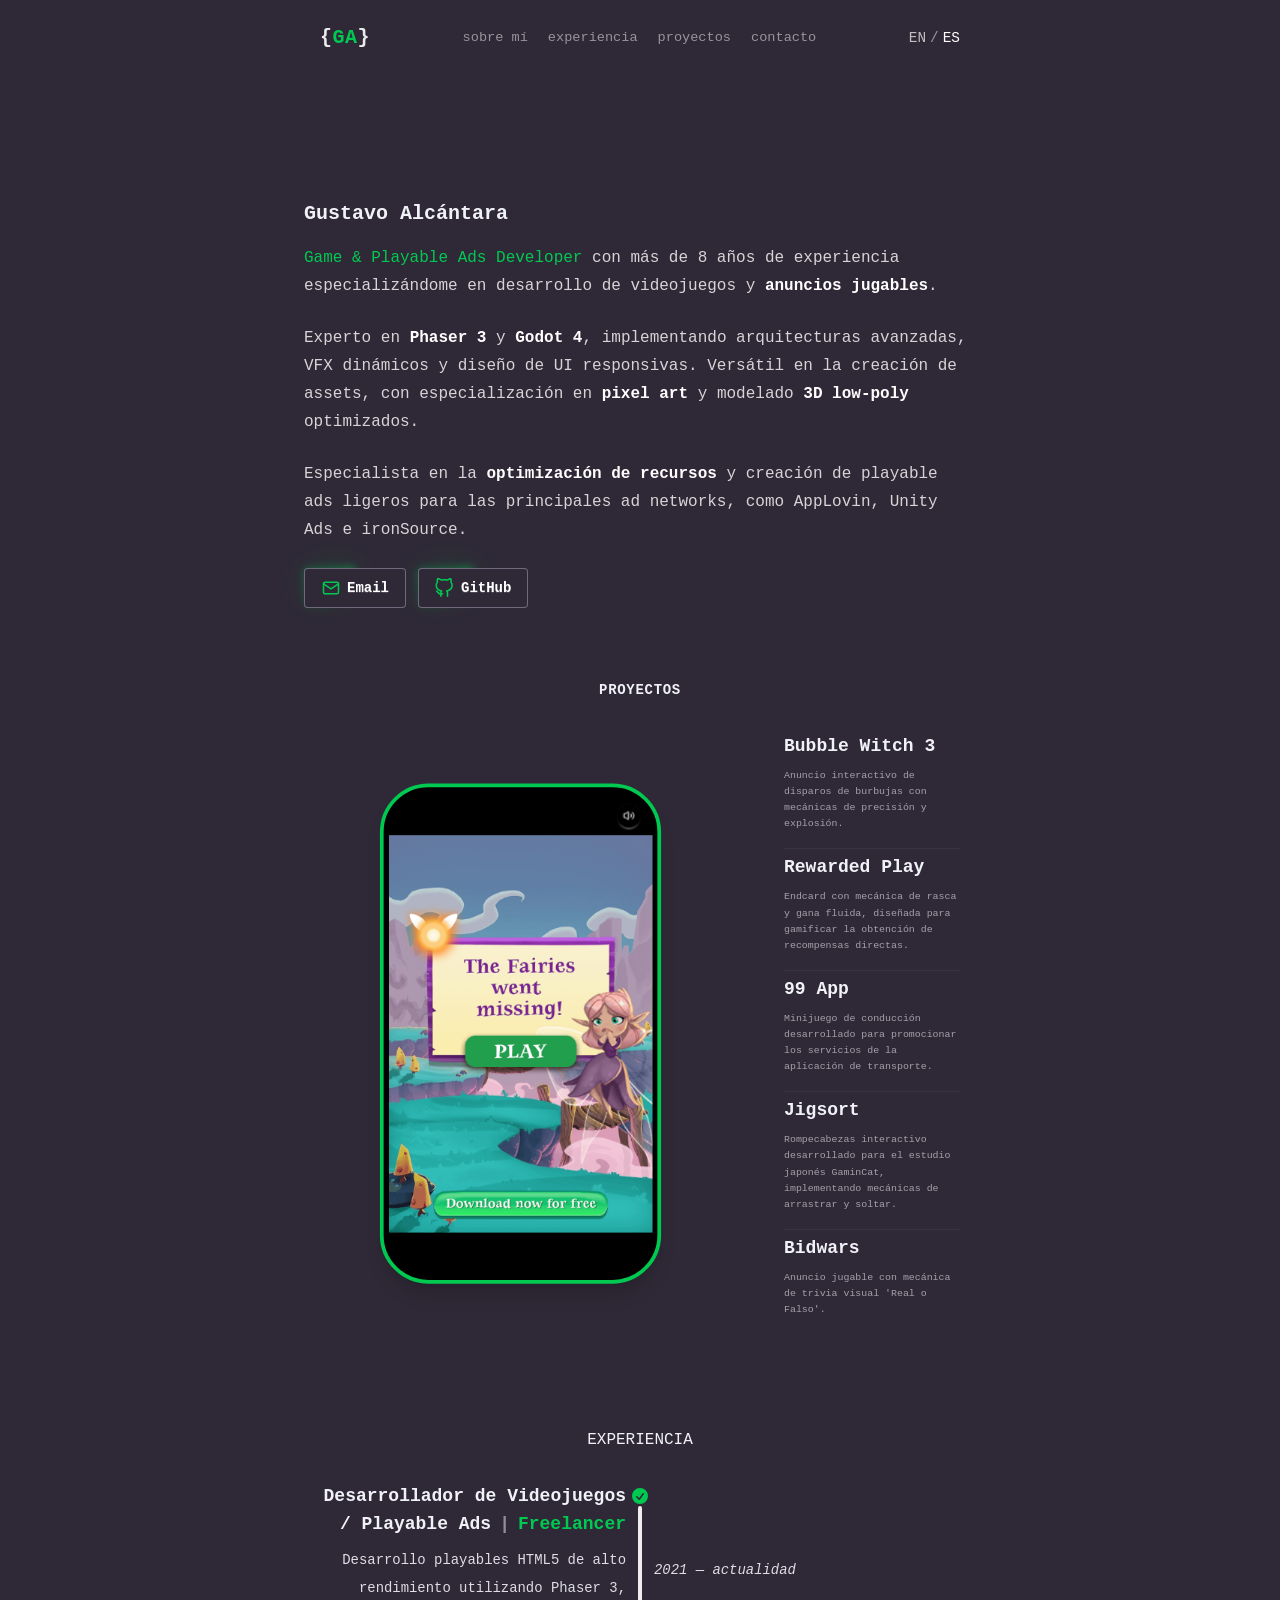
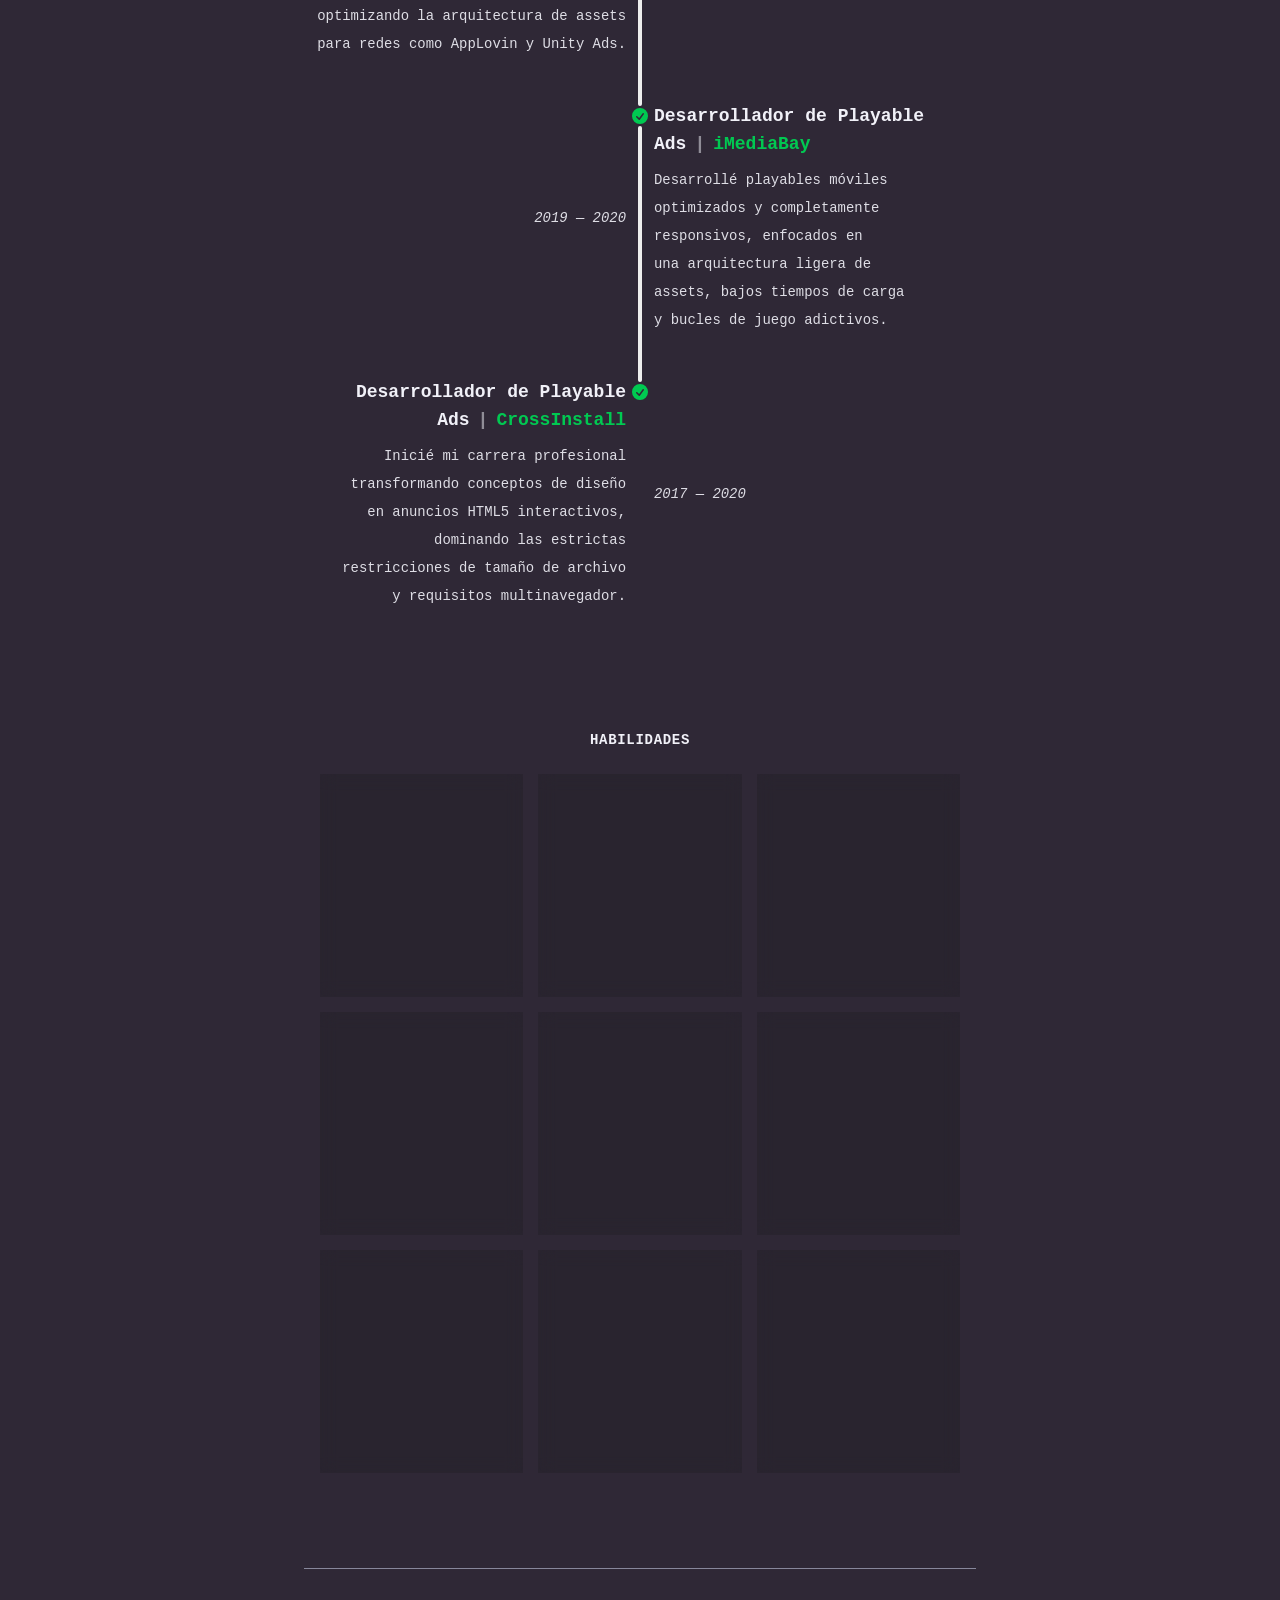
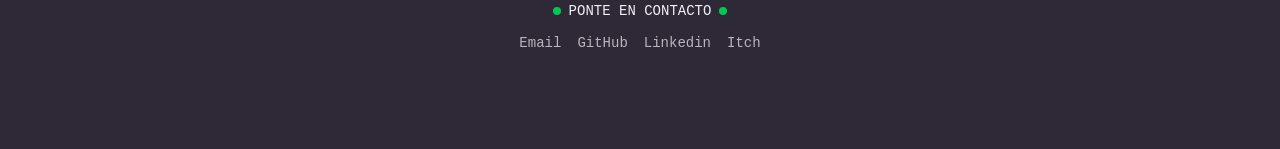
<file: es/index.html>
<!DOCTYPE html><html class=dark lang=es><head><meta charset=utf-8><meta content="width=device-width,initial-scale=1" name=viewport><link href=https://gustavoj94.github.io/es rel=alternate hreflang=es><link href=https://gustavoj94.github.io/en rel=alternate hreflang=en><link href=https://gustavoj94.github.io/pt rel=alternate hreflang=pt><link href=/icon.png rel=icon sizes=32x32 type=image/png><link href=/sitemap-index.xml rel=sitemap><meta content="Astro v7.0.6" name=generator><link href=https://gustavoj94.github.io/es/ rel=canonical><title>Portfolio-Gustavo Alcántara</title><meta content="Portfolio-Gustavo Alcántara" name=title><meta content="Game &amp; Playable Ads Developer" name=description><meta content=website property=og:type><meta content=https://gustavoj94.github.io/es/ property=og:url><meta content="Portfolio-Gustavo Alcántara" property=og:title><meta content="Game &amp; Playable Ads Developer" property=og:description><meta content=https://gustavoj94.github.io/astro/background.-QvGmKkB.png property=og:image><meta content=es property=og:locale><meta content=es property=og:locale:alternate><meta content=en property=og:locale:alternate><meta content=pt property=og:locale:alternate><meta content=summary_large_image property=twitter:card><meta content=https://gustavoj94.github.io/es/ property=twitter:url><meta content="Portfolio-Gustavo Alcántara" property=twitter:title><meta content="Game &amp; Playable Ads Developer" property=twitter:description><meta content=https://gustavoj94.github.io/astro/background.-QvGmKkB.png property=twitter:image><meta content=#ffffff name=theme-color media="(prefers-color-scheme: light)"><meta content=#1a1a2e name=theme-color media="(prefers-color-scheme: dark)"><meta content=true name=astro-view-transitions-enabled><meta content=animate name=astro-view-transitions-fallback><script type=module src=/astro/ClientRouter.astro_astro_type_script_index_0_lang.6Spq5I16.js></script><link href=/astro/index.CFQ86LK7.css rel=stylesheet></head><body class="flex items-center w-full flex-col *:max-w-2xl *:w-full font-mono leading-7 md:px-0 px-5"><header class="flex items-center justify-between -translate-x-1/2 bg-background fixed flex-col gap-4 left-1/2 max-w-7xl md:flex-row md:py-6 px-4 py-4 top-0 w-full z-40"><a href=/es/ class="font-bold font-mono inline-flex items-center md:justify-self-start select-none text-[1.25rem] tracking-wide" aria-label="Gustavo Alcantara - Go to top section"><span class="opacity-90 text-white">{</span><span class=text-green-500>GA</span><span class="opacity-90 text-white">}</span></a><div class="flex items-center justify-center flex-wrap gap-x-4 gap-y-2 md:gap-5"><a href=/es// class="duration-200 transition-colors hover:text-white md:text-[0.85rem] text-[0.9rem] text-white/50 whitespace-nowrap">sobre mí</a><a href=/es/#experiencia class="duration-200 transition-colors hover:text-white md:text-[0.85rem] text-[0.9rem] text-white/50 whitespace-nowrap">experiencia</a><a href=/es/#proyectos class="duration-200 transition-colors hover:text-white md:text-[0.85rem] text-[0.9rem] text-white/50 whitespace-nowrap">proyectos</a><a href=/es/#contacto class="duration-200 transition-colors hover:text-white md:text-[0.85rem] text-[0.9rem] text-white/50 whitespace-nowrap">contacto</a></div><div class="flex items-center gap-1 mb-4 md:mb-0 md:order-2 order-1 select-none"><a href=/en class="duration-200 transition-colors hover:text-white cursor-pointer md:text-[0.9rem] text-[1.2rem] uppercase text-white/70">en</a><span class="text-white/50 text-[1.2rem] md:text-[0.9rem]">/</span><a href=/es class="duration-200 transition-colors hover:text-white cursor-pointer md:text-[0.9rem] text-[1.2rem] uppercase text-white">es</a></div><div class="w-full -bottom-10 absolute h-18 left-0 pointer-events-none"></div></header><main><section class="mb-10 mt-50" id="Gustavo Alcántara"><h1 class="mb-4 font-semibold text-xl">Gustavo Alcántara</h1><div class="[&amp;_p]:mb-6 leading-7"><p><span class=text-green-500>Game &amp; Playable Ads Developer </span><span class=text-white/80>con más de 8 años de experiencia especializándome en desarrollo de videojuegos y <b class=text-white/100>anuncios jugables</b>.</span></p><p class=text-white/80>Experto en <b class=text-white/100>Phaser 3</b> y <b class=text-white/100>Godot 4</b>, implementando arquitecturas avanzadas, VFX dinámicos y diseño de UI responsivas. Versátil en la creación de assets, con especialización en <b class=text-white/100>pixel art</b> y modelado <b class=text-white/100>3D low-poly</b> optimizados.</p><p class=text-white/80>Especialista en la <b class=text-white/100>optimización de recursos</b> y creación de playable ads ligeros para las principales ad networks, como AppLovin, Unity Ads e ironSource.</p></div><div class="flex [&amp;_a]:duration-200 [&amp;_a]:transition-all flex-wrap gap-3 text-[0.82rem]"><div class="text-green-500 aura aura-xs hover:opacity-70"><button class="text-white btn bg-[var(--background)] border-[1px] border-[color-mix(in_oklab,var(--border)_70%,transparent)] shadow-none" onclick="window.location.href=&#34;mailto:gustavo9426@gmail.com&#34;"><svg viewBox="0 0 24 24" fill=none class="text-green-500 h-5 w-5" aria-hidden=true stroke=currentColor stroke-linecap=round stroke-linejoin=round stroke-width=1.8><rect height=14 rx=2 width=18 x=3 y=5></rect><path d="m3 7 9 6 9-6"></path></svg><span>Email</span></button></div><div class="text-green-500 aura aura-xs hover:opacity-70"><button class="text-white btn bg-[var(--background)] border-[1px] border-[color-mix(in_oklab,var(--border)_70%,transparent)] shadow-none" onclick="window.open(&#34;https://github.com/GustavoJ94&#34;,&#34;_blank&#34;,&#34;noreferrer noopener&#34;)"><svg viewBox="0 0 24 24" fill=none class="text-green-500 h-5 w-5" aria-hidden=true stroke=currentColor stroke-linecap=round stroke-linejoin=round stroke-width=1.8><path d="M9 19c-5 1.5-5-2.5-7-3"></path><path d="M15 22v-3.87a3.37 3.37 0 0 0-.94-2.61c3.14-.35 6.44-1.54 6.44-7a5.44 5.44 0 0 0-1.5-3.75 5.07 5.07 0 0 0-.09-3.77s-1.18-.35-3.91 1.48a13.38 13.38 0 0 0-7 0C4.32.65 3.14 1 3.14 1A5.07 5.07 0 0 0 3 4.77 5.44 5.44 0 0 0 1.5 8.52c0 5.42 3.3 6.61 6.44 7a3.37 3.37 0 0 0-.94 2.61V22"></path></svg><span>GitHub</span></button></div></div></section><section class="px-4 max-w-6xl mx-auto py-8 scroll-mt-50" id=proyectos><h2 class="uppercase tracking-wider font-semibold text-center text-sm mb-8">Proyectos</h2><div class="flex items-center justify-center w-full flex-col gap-8 md:flex-row md:gap-16 md:items-center"><div class="flex items-center justify-center w-full flex-shrink-0 md:w-[400px]"><div class="my-[-50px] origin-center scale-75 transform"><div class="border-[#00c951] h-[667px] mockup-phone shadow-xl w-[375px]"><div class="border-none bg-black mockup-phone-display relative"><button class="text-white btn absolute backdrop-blur-sm bg-black/60 border-none btn-circle btn-sm hover:bg-black/80 right-4 top-4 z-20" id=global-mute-btn><div class=block id=icon-unmuted><svg viewBox="0 0 24 24" fill=none class="text-white h-4 lucide w-4 lucide-volume-2" xmlns=http://www.w3.org/2000/svg aria-hidden=true height=24 stroke=currentColor stroke-linecap=round stroke-linejoin=round stroke-width=2 width=24><path d="M11 4.702a.705.705 0 0 0-1.203-.498L6.413 7.587A1.4 1.4 0 0 1 5.416 8H3a1 1 0 0 0-1 1v6a1 1 0 0 0 1 1h2.416a1.4 1.4 0 0 1 .997.413l3.383 3.384A.705.705 0 0 0 11 19.298z"></path><path d="M16 9a5 5 0 0 1 0 6"></path><path d="M19.364 18.364a9 9 0 0 0 0-12.728"></path></svg></div><div class=hidden id=icon-muted><svg viewBox="0 0 24 24" fill=none class="text-white h-4 lucide w-4 lucide-volume-x" xmlns=http://www.w3.org/2000/svg aria-hidden=true height=24 stroke=currentColor stroke-linecap=round stroke-linejoin=round stroke-width=2 width=24><path d="M11 4.702a.705.705 0 0 0-1.203-.498L6.413 7.587A1.4 1.4 0 0 1 5.416 8H3a1 1 0 0 0-1 1v6a1 1 0 0 0 1 1h2.416a1.4 1.4 0 0 1 .997.413l3.383 3.384A.705.705 0 0 0 11 19.298z"></path><line x1=22 x2=16 y1=9 y2=15></line><line x1=16 x2=22 y1=9 y2=15></line></svg></div></button><iframe class="w-full aspect-[9/19.5] border-none h-full overflow-hidden" id=preview-iframe loading=lazy scrolling=no src=/playables/example6/index.html title="Live Preview"></iframe></div></div></div></div><div class="w-full flex-1"><ul class=space-y-1><li class="border-b border-white/5 cursor-pointer duration-500 group hidden last:border-0 opacity-0 pb-4 project-item transition-opacity" data-index=0 data-src=/playables/example6/index.html><span class="duration-200 transition-all font-semibold group-hover:text-green-500 inline-block mb-2 text-lg">Bubble Witch 3</span><svg viewBox="0 0 24 24" fill=none class="text-green-500 duration-200 group-hover:opacity-100 group-hover:visible h-3 inline invisible lucide lucide-corner-right-up ml-1 opacity-0 transition-all translate-y-[-2px] w-3" xmlns=http://www.w3.org/2000/svg aria-hidden=true height=24 stroke=currentColor stroke-linecap=round stroke-linejoin=round stroke-width=2 width=24><path d="m10 9 5-5 5 5"></path><path d="M4 20h7a4 4 0 0 0 4-4V4"></path></svg><p class="leading-relaxed max-w-xl opacity-60 text-[0.62rem]">Anuncio interactivo de disparos de burbujas con mecánicas de precisión y explosión.</p></li><li class="border-b border-white/5 cursor-pointer duration-500 group hidden last:border-0 opacity-0 pb-4 project-item transition-opacity" data-index=1 data-src=/playables/example2/index.html><span class="duration-200 transition-all font-semibold group-hover:text-green-500 inline-block mb-2 text-lg">Rewarded Play</span><svg viewBox="0 0 24 24" fill=none class="text-green-500 duration-200 group-hover:opacity-100 group-hover:visible h-3 inline invisible lucide lucide-corner-right-up ml-1 opacity-0 transition-all translate-y-[-2px] w-3" xmlns=http://www.w3.org/2000/svg aria-hidden=true height=24 stroke=currentColor stroke-linecap=round stroke-linejoin=round stroke-width=2 width=24><path d="m10 9 5-5 5 5"></path><path d="M4 20h7a4 4 0 0 0 4-4V4"></path></svg><p class="leading-relaxed max-w-xl opacity-60 text-[0.62rem]">Endcard con mecánica de rasca y gana fluida, diseñada para gamificar la obtención de recompensas directas.</p></li><li class="border-b border-white/5 cursor-pointer duration-500 group hidden last:border-0 opacity-0 pb-4 project-item transition-opacity" data-index=2 data-src=/playables/example4/index.html><span class="duration-200 transition-all font-semibold group-hover:text-green-500 inline-block mb-2 text-lg">99 App</span><svg viewBox="0 0 24 24" fill=none class="text-green-500 duration-200 group-hover:opacity-100 group-hover:visible h-3 inline invisible lucide lucide-corner-right-up ml-1 opacity-0 transition-all translate-y-[-2px] w-3" xmlns=http://www.w3.org/2000/svg aria-hidden=true height=24 stroke=currentColor stroke-linecap=round stroke-linejoin=round stroke-width=2 width=24><path d="m10 9 5-5 5 5"></path><path d="M4 20h7a4 4 0 0 0 4-4V4"></path></svg><p class="leading-relaxed max-w-xl opacity-60 text-[0.62rem]">Minijuego de conducción desarrollado para promocionar los servicios de la aplicación de transporte.</p></li><li class="border-b border-white/5 cursor-pointer duration-500 group hidden last:border-0 opacity-0 pb-4 project-item transition-opacity" data-index=3 data-src=/playables/example5/index.html><span class="duration-200 transition-all font-semibold group-hover:text-green-500 inline-block mb-2 text-lg">Jigsort</span><svg viewBox="0 0 24 24" fill=none class="text-green-500 duration-200 group-hover:opacity-100 group-hover:visible h-3 inline invisible lucide lucide-corner-right-up ml-1 opacity-0 transition-all translate-y-[-2px] w-3" xmlns=http://www.w3.org/2000/svg aria-hidden=true height=24 stroke=currentColor stroke-linecap=round stroke-linejoin=round stroke-width=2 width=24><path d="m10 9 5-5 5 5"></path><path d="M4 20h7a4 4 0 0 0 4-4V4"></path></svg><p class="leading-relaxed max-w-xl opacity-60 text-[0.62rem]">Rompecabezas interactivo desarrollado para el estudio japonés GaminCat, implementando mecánicas de arrastrar y soltar.</p></li><li class="border-b border-white/5 cursor-pointer duration-500 group hidden last:border-0 opacity-0 pb-4 project-item transition-opacity" data-index=4 data-src=/playables/example1/index.html><span class="duration-200 transition-all font-semibold group-hover:text-green-500 inline-block mb-2 text-lg">Bidwars</span><svg viewBox="0 0 24 24" fill=none class="text-green-500 duration-200 group-hover:opacity-100 group-hover:visible h-3 inline invisible lucide lucide-corner-right-up ml-1 opacity-0 transition-all translate-y-[-2px] w-3" xmlns=http://www.w3.org/2000/svg aria-hidden=true height=24 stroke=currentColor stroke-linecap=round stroke-linejoin=round stroke-width=2 width=24><path d="m10 9 5-5 5 5"></path><path d="M4 20h7a4 4 0 0 0 4-4V4"></path></svg><p class="leading-relaxed max-w-xl opacity-60 text-[0.62rem]">Anuncio jugable con mecánica de trivia visual &#39;Real o Falso&#39;.</p></li></ul></div></div></section><script type=module>function e(){let e=document.getElementById("global-mute-btn"),t=document.getElementById("preview-iframe"),c=document.querySelectorAll(".project-item"),o=document.getElementById("icon-unmuted"),n=document.getElementById("icon-muted"),d=!1;function l(){try{let e=t.contentWindow;if(!e)return;if(e.Howler&&"function"==typeof e.Howler.mute)return void e.Howler.mute(d);(t.contentDocument||e.document).querySelectorAll("audio, video").forEach(e=>{e.muted=d})}catch(e){console.warn("No se pudo acceder al iframe para aplicar el muteo de Howler:",e)}}Math.ceil(c.length/5),c.length>0&&function(e){let t=5*e,o=t+5;c.forEach((e,c)=>{c>=t&&c<o?(e.classList.remove("hidden"),setTimeout(()=>{e.classList.add("opacity-100")},10)):(e.classList.remove("opacity-100"),e.classList.add("hidden"))})}(0),c.forEach(e=>{e.addEventListener("click",()=>{let c=e.getAttribute("data-src");t&&c&&t.getAttribute("src")!==c&&t.setAttribute("src",c)})}),e?.addEventListener("click",()=>{d=!d,d?(o?.classList.replace("block","hidden"),n?.classList.replace("hidden","block")):(n?.classList.replace("block","hidden"),o?.classList.replace("hidden","block")),l()}),t?.addEventListener("load",()=>{d&&setTimeout(l,150)})}e(),document.addEventListener("astro:page-load",e)</script><section class=scroll-mt-50 id=experiencia><h2 class="uppercase text-center mb-6 mt-15">Experiencia</h2><ul class="max-md:timeline-compact timeline timeline-snap-icon timeline-vertical"><li><div class="mb-10 timeline-start md:text-end"><div><div class="direct-children-inline font-black text-lg"><span>Desarrollador de Videojuegos / Playable Ads</span><span class="mx-2 opacity-50">|</span><span class="text-green-500 font-semibold">Freelancer</span></div><div class=mt-2><p class="inline-block max-w-2xl opacity-90 text-[0.87rem] text-balance">Desarrollo playables HTML5 de alto rendimiento utilizando Phaser 3, optimizando la arquitectura de assets para redes como AppLovin y Unity Ads.</p></div></div></div><div class=timeline-middle><svg viewBox="0 0 20 20" fill=currentColor class="text-green-500 h-5 w-5" xmlns=http://www.w3.org/2000/svg><path d="M10 18a8 8 0 100-16 8 8 0 000 16zm3.857-9.809a.75.75 0 00-1.214-.882l-3.483 4.79-1.88-1.88a.75.75 0 10-1.06 1.061l2.5 2.5a.75.75 0 001.137-.089l4-5.5z" clip-rule=evenodd fill-rule=evenodd></path></svg></div><div class="mb-10 timeline-end"><time class="opacity-90 text-[0.87rem] font-mono italic">2021 — actualidad</time></div><hr></li><li><hr><div class="mb-10 timeline-start"><time class="opacity-90 text-[0.87rem] font-mono italic">2019 — 2020</time></div><div class=timeline-middle><svg viewBox="0 0 20 20" fill=currentColor class="text-green-500 h-5 w-5" xmlns=http://www.w3.org/2000/svg><path d="M10 18a8 8 0 100-16 8 8 0 000 16zm3.857-9.809a.75.75 0 00-1.214-.882l-3.483 4.79-1.88-1.88a.75.75 0 10-1.06 1.061l2.5 2.5a.75.75 0 001.137-.089l4-5.5z" clip-rule=evenodd fill-rule=evenodd></path></svg></div><div class="mb-10 timeline-end"><div><div class="direct-children-inline font-black text-lg"><span>Desarrollador de Playable Ads</span><span class="mx-2 opacity-50">|</span><span class="text-green-500 font-semibold">iMediaBay</span></div><div class=mt-2><p class="inline-block max-w-2xl opacity-90 text-[0.87rem] text-balance">Desarrollé playables móviles optimizados y completamente responsivos, enfocados en una arquitectura ligera de assets, bajos tiempos de carga y bucles de juego adictivos.</p></div></div></div><hr></li><li><hr><div class="mb-10 timeline-start md:text-end"><div><div class="direct-children-inline font-black text-lg"><span>Desarrollador de Playable Ads</span><span class="mx-2 opacity-50">|</span><span class="text-green-500 font-semibold">CrossInstall</span></div><div class=mt-2><p class="inline-block max-w-2xl opacity-90 text-[0.87rem] text-balance">Inicié mi carrera profesional transformando conceptos de diseño en anuncios HTML5 interactivos, dominando las estrictas restricciones de tamaño de archivo y requisitos multinavegador.</p></div></div></div><div class=timeline-middle><svg viewBox="0 0 20 20" fill=currentColor class="text-green-500 h-5 w-5" xmlns=http://www.w3.org/2000/svg><path d="M10 18a8 8 0 100-16 8 8 0 000 16zm3.857-9.809a.75.75 0 00-1.214-.882l-3.483 4.79-1.88-1.88a.75.75 0 10-1.06 1.061l2.5 2.5a.75.75 0 001.137-.089l4-5.5z" clip-rule=evenodd fill-rule=evenodd></path></svg></div><div class="mb-10 timeline-end"><time class="opacity-90 text-[0.87rem] font-mono italic">2017 — 2020</time></div></li></ul></section><section class="px-4 max-w-6xl mx-auto mt-20"><h2 class="uppercase tracking-wider font-semibold text-center text-sm mb-6">Habilidades</h2><div class="grid grid-cols-1 gap-4 md:grid-cols-3"><article class="flex justify-between flex-col backdrop-blur-sm bg-neutral-900/20 border border-white/10 duration-200 hover:border-green-500/30 p-4 rounded-sm transition-colors"><div><div class="flex items-center justify-between border-b border-white/5 pb-2"><p class="flex items-center text-green-500 font-medium gap-1.5"><span>&gt;</span>HTML5</p><div class="flex items-center text-green-500 h-5 justify-center w-5"><svg viewBox="0 0 128 128"><path d="M19.037 113.876L9.032 1.661h109.936l-10.016 112.198-45.019 12.48z" fill=#E44D26></path><path d="M64 116.8l36.378-10.086 8.559-95.878H64z" fill=#F16529></path><path d="M64 52.455H45.788L44.53 38.361H64V24.599H29.489l.33 3.692 3.382 37.927H64zm0 35.743l-.061.017-15.327-4.14-.979-10.975H33.816l1.928 21.609 28.193 7.826.063-.017z" fill=#EBEBEB></path><path d="M63.952 52.455v13.763h16.947l-1.597 17.849-15.35 4.143v14.319l28.215-7.82.207-2.325 3.234-36.233.335-3.696h-3.708zm0-27.856v13.762h33.244l.276-3.092.628-6.978.329-3.692z" fill=#fff></path></svg></div></div><span class="inline-block pt-2 text-[0.65rem] text-white/50 tracking-wider uppercase">Language</span><p class="leading-relaxed opacity-80 py-3 text-[0.70rem]">Construcción de anuncios ligeros y conformes con las normativas de grandes redes como AppLovin.</p></div></article><article class="flex justify-between flex-col backdrop-blur-sm bg-neutral-900/20 border border-white/10 duration-200 hover:border-green-500/30 p-4 rounded-sm transition-colors"><div><div class="flex items-center justify-between border-b border-white/5 pb-2"><p class="flex items-center text-green-500 font-medium gap-1.5"><span>&gt;</span>JavaScript</p><div class="flex items-center text-green-500 h-5 justify-center w-5"><svg viewBox="0 0 128 128"><path d="M1.408 1.408h125.184v125.185H1.408z" fill=#F0DB4F></path><path d="M116.347 96.736c-.917-5.711-4.641-10.508-15.672-14.981-3.832-1.761-8.104-3.022-9.377-5.926-.452-1.69-.512-2.642-.226-3.665.821-3.32 4.784-4.355 7.925-3.403 2.023.678 3.938 2.237 5.093 4.724 5.402-3.498 5.391-3.475 9.163-5.879-1.381-2.141-2.118-3.129-3.022-4.045-3.249-3.629-7.676-5.498-14.756-5.355l-3.688.477c-3.534.893-6.902 2.748-8.877 5.235-5.926 6.724-4.236 18.492 2.975 23.335 7.104 5.332 17.54 6.545 18.873 11.531 1.297 6.104-4.486 8.08-10.234 7.378-4.236-.881-6.592-3.034-9.139-6.949-4.688 2.713-4.688 2.713-9.508 5.485 1.143 2.499 2.344 3.63 4.26 5.795 9.068 9.198 31.76 8.746 35.83-5.176.165-.478 1.261-3.666.38-8.581zM69.462 58.943H57.753l-.048 30.272c0 6.438.333 12.34-.714 14.149-1.713 3.558-6.152 3.117-8.175 2.427-2.059-1.012-3.106-2.451-4.319-4.485-.333-.584-.583-1.036-.667-1.071l-9.52 5.83c1.583 3.249 3.915 6.069 6.902 7.901 4.462 2.678 10.459 3.499 16.731 2.059 4.082-1.189 7.604-3.652 9.448-7.401 2.666-4.915 2.094-10.864 2.07-17.444.06-10.735.001-21.468.001-32.237z" fill=#323330></path></svg></div></div><span class="inline-block pt-2 text-[0.65rem] text-white/50 tracking-wider uppercase">Language</span><p class="leading-relaxed opacity-80 py-3 text-[0.70rem]">Desarrollo de lógica de anuncios en un solo archivo, endpoints de seguimiento y mecánicas de landing optimizadas.</p></div></article><article class="flex justify-between flex-col backdrop-blur-sm bg-neutral-900/20 border border-white/10 duration-200 hover:border-green-500/30 p-4 rounded-sm transition-colors"><div><div class="flex items-center justify-between border-b border-white/5 pb-2"><p class="flex items-center text-green-500 font-medium gap-1.5"><span>&gt;</span>Pixi</p><div class="flex items-center text-green-500 h-5 justify-center w-5"><svg viewBox="0 0 128 128"><path d="M64.002 0c-26.35 0-47.711 21.361-47.711 47.712 0 .516.007 1.029.024 1.54v50.521h.005v11.524c0 .09-.005.176-.005.265 0 .089.006.175.01.264v.214h.005c.254 8.855 7.504 15.958 16.421 15.958 8.918 0 16.247-7.103 16.501-15.958V95.115h13.634c.369.009.742.01 1.112.01 26.35 0 47.712-21.062 47.712-47.413 0-26.35-21.356-47.707-47.707-47.707zm0 33.036c8.107 0 14.681 6.574 14.681 14.681s-6.574 14.471-14.68 14.471v-.005H49.266V47.717c0-8.107 6.629-14.68 14.735-14.68z" fill=#e72264></path><path d="M32.34 95.122h16.89v16.922h-.075C48.9 120.9 41.649 128 32.732 128c-8.918 0-16.174-7.1-16.428-15.956h-.005v-.213c0-.09-.009-.179-.009-.268 0-.089.005-.173.005-.262v-1.193c.507-7.92 7.982-14.986 16.04-14.986z" fill=#1d1d1b opacity=.15></path><path d="M16.317 74.768v20.346c0-17.924 15.061-32.678 32.94-32.922V55.7c-13.289 1.397-25.055 8.552-32.94 19.067Z" fill=#000 opacity=.025></path><path d="M16.344 110.424c3.882-2.85 8.592-4.528 13.676-4.528h19.242V95.114H32.776c-8.708 0-15.827 6.753-16.432 15.31z" fill=#000 opacity=.05></path><path d="M49.257 62.192v-5.895c-13.4 1.313-25.225 8.624-32.94 19.357v19.46c0-17.924 15.061-32.678 32.94-32.922z" fill=#000 opacity=.025></path><path d="M32.776 95.114c-8.472 0-15.444 6.397-16.37 14.624 3.878-3.027 8.668-4.817 13.864-4.817h18.987v-9.803H32.772Z" fill=#000 opacity=.05></path><path d="M49.257 62.192v-5.303c-13.52 1.225-25.42 8.713-32.94 19.687v18.533c0-17.923 15.061-32.677 32.94-32.922z" fill=#000 opacity=.025></path><path d="M32.776 95.114c-8.236 0-15.052 6.04-16.28 13.934 3.855-3.2 8.725-5.11 14.023-5.11h18.738v-8.824H32.772Z" fill=#000 opacity=.05></path><path d="M49.257 62.192v-4.706C35.6 58.616 23.618 66.31 16.317 77.55v17.563c0-17.924 15.061-32.678 32.94-32.922z" fill=#000 opacity=.025></path><path d="M32.776 95.114c-8 0-14.665 5.702-16.16 13.262 3.824-3.38 8.76-5.418 14.157-5.418h18.489v-7.844z" fill=#000 opacity=.05></path><path d="M49.257 62.192v-4.105c-13.819 1.024-25.892 8.957-32.94 20.492v16.535c0-17.924 15.061-32.678 32.94-32.922z" fill=#000 opacity=.025></path><path d="M32.776 95.114c-7.76 0-14.26 5.364-16.01 12.58 3.772-3.552 8.771-5.72 14.256-5.72h18.235v-6.865H32.772Z" fill=#000 opacity=.05></path><path d="M49.257 62.192v-3.504c-14.001.917-26.19 9.122-32.94 20.995v15.43c0-17.923 15.061-32.677 32.94-32.921z" fill=#000 opacity=.025></path><path d="M32.776 95.114c-7.515 0-13.846 5.03-15.827 11.9 3.704-3.727 8.753-6.02 14.327-6.02h17.986v-5.88z" fill=#000 opacity=.05></path><path d="M49.257 62.192v-2.899c-14.215.797-26.542 9.332-32.94 21.588v14.233c0-17.924 15.061-32.678 32.94-32.922z" fill=#000 opacity=.025></path><path d="M32.776 95.114c-7.261 0-13.423 4.7-15.617 11.223 3.62-3.896 8.716-6.322 14.362-6.322h17.736v-4.901H32.772Z" fill=#000 opacity=.05></path><path d="M49.257 62.192v-2.289c-14.478.668-26.97 9.603-32.94 22.309v12.902c0-17.924 15.061-32.678 32.94-32.922z" fill=#000 opacity=.025></path><path d="M32.776 95.114c-7.012 0-12.995 4.385-15.377 10.56 3.522-4.07 8.65-6.638 14.375-6.638h17.488v-3.922z" fill=#000 opacity=.05></path><path d="M49.257 62.192v-1.666c-14.811.53-27.517 9.968-32.94 23.23v11.358c0-17.924 15.061-32.678 32.94-32.922z" fill=#000 opacity=.025></path><path d="M32.776 95.114c-6.758 0-12.563 4.073-15.1 9.896 3.396-4.242 8.56-6.954 14.352-6.954h17.234v-2.942z" fill=#000 opacity=.05></path></svg></div></div><span class="inline-block pt-2 text-[0.65rem] text-white/50 tracking-wider uppercase">Framework</span><p class="leading-relaxed opacity-80 py-3 text-[0.70rem]">Creaciones interactivas 2D ligeras y de alto rendimiento para anuncios de carga rápida.</p></div></article><article class="flex justify-between flex-col backdrop-blur-sm bg-neutral-900/20 border border-white/10 duration-200 hover:border-green-500/30 p-4 rounded-sm transition-colors"><div><div class="flex items-center justify-between border-b border-white/5 pb-2"><p class="flex items-center text-green-500 font-medium gap-1.5"><span>&gt;</span>Threejs</p><div class="flex items-center text-green-500 h-5 justify-center w-5"><svg viewBox="0 0 128 128"><g fill=#ffffff font-family=sans-serif font-weight=400><path d="M16.219 15.762a1.129 1.129 0 00-1.076 1.399l24.394 98.742a1.129 1.129 0 001.879.544l73.386-70.59a1.129 1.129 0 00-.47-1.899L16.55 15.806a1.129 1.129 0 00-.331-.044zm1.584 2.754l94.024 27.07-70.566 67.877-23.458-94.947z" overflow=visible style=line-height:normal;font-variant-ligatures:normal;font-variant-position:normal;font-variant-caps:normal;font-variant-numeric:normal;font-variant-alternates:normal;font-variant-east-asian:normal;font-feature-settings:normal;font-variation-settings:normal;text-indent:0;text-align:start;text-decoration-line:none;text-decoration-style:solid;text-decoration-color:#000;text-transform:none;text-orientation:mixed;white-space:normal;shape-padding:0;shape-margin:0;inline-size:0;isolation:auto;mix-blend-mode:normal;solid-color:#000;solid-opacity:1></path><path d="M65.137 29.84a1.129 1.129 0 00-.807.315L27.654 65.46a1.129 1.129 0 00.471 1.898L76.984 81.44a1.129 1.129 0 001.409-1.355L66.21 30.698a1.129 1.129 0 00-1.073-.858zm-.651 3.3L75.734 78.73l-45.104-13L64.486 33.14z" overflow=visible style=line-height:normal;font-variant-ligatures:normal;font-variant-position:normal;font-variant-caps:normal;font-variant-numeric:normal;font-variant-alternates:normal;font-variant-east-asian:normal;font-feature-settings:normal;font-variation-settings:normal;text-indent:0;text-align:start;text-decoration-line:none;text-decoration-style:solid;text-decoration-color:#000;text-transform:none;text-orientation:mixed;white-space:normal;shape-padding:0;shape-margin:0;inline-size:0;isolation:auto;mix-blend-mode:normal;solid-color:#000;solid-opacity:1></path><path d="M46.914 47.313a1.129 1.129 0 00-1.076 1.399l6.054 24.531a1.129 1.129 0 001.88.543l18.222-17.563a1.129 1.129 0 00-.472-1.898l-24.277-6.968a1.129 1.129 0 00-.331-.044zm1.583 2.751l20.522 5.89L53.614 70.8l-5.117-20.736z" overflow=visible style=line-height:normal;font-variant-ligatures:normal;font-variant-position:normal;font-variant-caps:normal;font-variant-numeric:normal;font-variant-alternates:normal;font-variant-east-asian:normal;font-feature-settings:normal;font-variation-settings:normal;text-indent:0;text-align:start;text-decoration-line:none;text-decoration-style:solid;text-decoration-color:#000;text-transform:none;text-orientation:mixed;white-space:normal;shape-padding:0;shape-margin:0;inline-size:0;isolation:auto;mix-blend-mode:normal;solid-color:#000;solid-opacity:1></path><path d="M40.902 22.809a1.129 1.129 0 00-.807.316L21.873 40.687a1.129 1.129 0 00.472 1.898l24.273 6.969a1.129 1.129 0 001.408-1.356l-6.051-24.53a1.129 1.129 0 00-1.073-.86zm-.65 3.3l5.114 20.736-20.517-5.89 15.403-14.847zM89.453 36.793a1.129 1.129 0 00-.806.316L70.423 54.67a1.129 1.129 0 00.472 1.899l24.274 6.968a1.129 1.129 0 001.408-1.356l-6.05-24.53a1.129 1.129 0 00-1.074-.859zm-.65 3.3l5.114 20.737L73.4 54.94l15.403-14.846zM52.944 71.864a1.129 1.129 0 00-.74.315L33.982 89.742a1.129 1.129 0 00.472 1.898l24.278 6.968a1.129 1.129 0 001.407-1.355l-6.055-24.531a1.129 1.129 0 00-1.14-.858zm-.582 3.3l5.118 20.737-20.522-5.89 15.404-14.846z" overflow=visible style=line-height:normal;font-variant-ligatures:normal;font-variant-position:normal;font-variant-caps:normal;font-variant-numeric:normal;font-variant-alternates:normal;font-variant-east-asian:normal;font-feature-settings:normal;font-variation-settings:normal;text-indent:0;text-align:start;text-decoration-line:none;text-decoration-style:solid;text-decoration-color:#000;text-transform:none;text-orientation:mixed;white-space:normal;shape-padding:0;shape-margin:0;inline-size:0;isolation:auto;mix-blend-mode:normal;solid-color:#000;solid-opacity:1></path></g></svg></div></div><span class="inline-block pt-2 text-[0.65rem] text-white/50 tracking-wider uppercase">Framework</span><p class="leading-relaxed opacity-80 py-3 text-[0.70rem]">Desarrollo de end-cards e interactivos 3D altamente optimizados y minijuegos para navegadores móviles.</p></div></article><article class="flex justify-between flex-col backdrop-blur-sm bg-neutral-900/20 border border-white/10 duration-200 hover:border-green-500/30 p-4 rounded-sm transition-colors"><div><div class="flex items-center justify-between border-b border-white/5 pb-2"><p class="flex items-center text-green-500 font-medium gap-1.5"><span>&gt;</span>Phaser</p><div class="flex items-center text-green-500 h-5 justify-center w-5"><svg viewBox="0 0 360 331" xmlns=http://www.w3.org/2000/svg height=331 width=382 xmlns:xlink=http://www.w3.org/1999/xlink><image height=331 width=382 x=0 xlink:href="[data-uri]" y=0 /></svg></div></div><span class="inline-block pt-2 text-[0.65rem] text-white/50 tracking-wider uppercase">Framework</span><p class="leading-relaxed opacity-80 py-3 text-[0.70rem]">Desarrollo de juegos 2D y Playable Ads interactivos altamente responsivos.</p></div></article><article class="flex justify-between flex-col backdrop-blur-sm bg-neutral-900/20 border border-white/10 duration-200 hover:border-green-500/30 p-4 rounded-sm transition-colors"><div><div class="flex items-center justify-between border-b border-white/5 pb-2"><p class="flex items-center text-green-500 font-medium gap-1.5"><span>&gt;</span>Godot</p><div class="flex items-center text-green-500 h-5 justify-center w-5"><svg viewBox="0 0 128 128"><path d="M114.906 84.145s-.172-1.04-.27-1.028l-18.823 1.817a3.062 3.062 0 00-2.77 2.84l-.516 7.413-14.566 1.04-.988-6.72a3.089 3.089 0 00-3.04-2.62H54.067a3.089 3.089 0 00-3.039 2.62l-.988 6.72-14.566-1.04-.516-7.414a3.058 3.058 0 00-2.77-2.84l-18.835-1.816c-.094-.012-.168 1.028-.266 1.028l-.024 4.074 15.954 2.574.52 7.477a3.084 3.084 0 002.843 2.847l20.059 1.434c.078.004.152.008.226.008a3.087 3.087 0 003.031-2.621l1.02-6.915h14.57l1.02 6.915a3.088 3.088 0 003.254 2.613l20.062-1.434a3.084 3.084 0 002.844-2.847l.52-7.477 15.945-2.586zm0 0" fill=#fff></path><path d="M13.086 53.422v30.723c.059 0 .113.003.168.007L32.09 85.97a2.027 2.027 0 011.828 1.875l.582 8.316 16.426 1.172 1.133-7.672a2.03 2.03 0 012.007-1.734h19.868a2.03 2.03 0 012.007 1.734l1.133 7.672 16.43-1.172.578-8.316a2.027 2.027 0 011.828-1.875l18.828-1.817c.055-.004.11-.007.168-.007V81.69h.008V53.42c2.652-3.335 5.16-7.019 7.086-10.116-2.941-5.008-6.543-9.48-10.395-13.625a101.543 101.543 0 00-10.316 6.004c-1.64-1.633-3.484-2.965-5.3-4.36-1.782-1.43-3.79-2.48-5.696-3.703.566-4.223.848-8.379.96-12.719-4.913-2.476-10.155-4.113-15.456-5.293-2.117 3.559-4.055 7.41-5.738 11.176-2-.332-4.008-.457-6.02-.48V20.3c-.016 0-.027.004-.039.004s-.023-.004-.04-.004v.004c-2.01.023-4.019.148-6.019.48-1.683-3.765-3.62-7.617-5.738-11.176-5.3 1.18-10.543 2.817-15.457 5.293.113 4.34.395 8.496.961 12.72-1.906 1.222-3.914 2.273-5.695 3.702-1.813 1.395-3.66 2.727-5.301 4.36a101.543 101.543 0 00-10.316-6.004C12.543 33.824 8.94 38.297 6 43.305c2.313 3.629 4.793 7.273 7.086 10.117zm0 0" fill=#478cbf></path><path d="M98.008 89.84l-.582 8.36a2.024 2.024 0 01-1.88 1.878l-20.062 1.434c-.046.004-.097.004-.144.004-.996 0-1.86-.73-2.004-1.73l-1.152-7.806H55.816l-1.152 7.805a2.026 2.026 0 01-2.148 1.727l-20.063-1.434a2.024 2.024 0 01-1.879-1.879l-.582-8.36-16.937-1.632c.008 1.82.03 3.816.03 4.211 0 17.887 22.692 26.484 50.88 26.582h.07c28.188-.098 50.871-8.695 50.871-26.582 0-.402.024-2.39.031-4.211zm0 0" fill=#478cbf></path><path d="M48.652 65.895c0 6.27-5.082 11.351-11.351 11.351-6.266 0-11.348-5.082-11.348-11.351 0-6.266 5.082-11.344 11.348-11.344 6.27 0 11.351 5.078 11.351 11.344" fill=#fff></path><path d="M45.922 66.566a7.531 7.531 0 01-7.535 7.532 7.534 7.534 0 01-7.535-7.532 7.534 7.534 0 017.535-7.53 7.531 7.531 0 017.535 7.53" fill=#414042></path><path d="M64 78.277c-2.02 0-3.652-1.488-3.652-3.32v-10.45c0-1.831 1.632-3.32 3.652-3.32 2.016 0 3.656 1.489 3.656 3.32v10.45c0 1.832-1.64 3.32-3.656 3.32m15.348-12.382c0 6.27 5.082 11.351 11.351 11.351 6.266 0 11.348-5.082 11.348-11.351 0-6.266-5.082-11.344-11.348-11.344-6.27 0-11.351 5.078-11.351 11.344" fill=#fff></path><path d="M82.078 66.566a7.53 7.53 0 007.531 7.532 7.531 7.531 0 100-15.063 7.53 7.53 0 00-7.53 7.531" fill=#414042></path></svg></div></div><span class="inline-block pt-2 text-[0.65rem] text-white/50 tracking-wider uppercase">Game Engine</span><p class="leading-relaxed opacity-80 py-3 text-[0.70rem]">Arquitectura de sistemas de juego multiplataforma, interfaces de usuario avanzadas y efectos visuales (VFX).</p></div></article><article class="flex justify-between flex-col backdrop-blur-sm bg-neutral-900/20 border border-white/10 duration-200 hover:border-green-500/30 p-4 rounded-sm transition-colors"><div><div class="flex items-center justify-between border-b border-white/5 pb-2"><p class="flex items-center text-green-500 font-medium gap-1.5"><span>&gt;</span>Blender</p><div class="flex items-center text-green-500 h-5 justify-center w-5"><svg viewBox="0 0 128 128"><path d="M66.332 70.032c.24-4.242 2.327-7.987 5.485-10.634 3.094-2.602 7.248-4.193 11.809-4.193 4.537 0 8.69 1.59 11.78 4.193 3.163 2.647 5.237 6.392 5.485 10.634.24 4.35-1.523 8.41-4.605 11.417-3.158 3.05-7.627 4.977-12.66 4.977-5.037 0-9.526-1.915-12.664-4.977-3.094-3.006-4.853-7.044-4.606-11.397zm0 0" fill=#235785></path><path d="M39.245 79.002c.028 1.66.564 4.89 1.36 7.404 1.682 5.336 4.537 10.273 8.49 14.599 4.062 4.465 9.074 8.055 14.85 10.61 6.073 2.67 12.665 4.037 19.505 4.037 6.84-.009 13.432-1.4 19.504-4.102 5.776-2.582 10.79-6.168 14.85-10.657 3.974-4.374 6.82-9.307 8.491-14.647a37 37 0 001.595-8.163c.208-2.69.12-5.405-.263-8.12a37.535 37.535 0 00-5.417-14.714c-2.574-4.15-5.916-7.76-9.89-10.813l.012-.004-39.955-30.506c-.036-.028-.068-.056-.104-.08-2.619-2.002-7.044-1.994-9.91.008-2.914 2.031-3.25 5.385-.656 7.496l-.012.008 16.682 13.484-50.789.051h-.068c-4.197.004-8.239 2.739-9.03 6.213-.82 3.521 2.035 6.46 6.412 6.46l-.008.016 25.736-.048L4.58 82.524c-.056.044-.12.088-.176.132C.069 85.95-1.33 91.446 1.4 94.9c2.778 3.522 8.666 3.546 13.047.02L39.505 74.51s-.368 2.758-.336 4.397zm64.56 9.219c-5.168 5.228-12.416 8.21-20.227 8.21-7.831.012-15.079-2.918-20.248-8.142-2.526-2.559-4.377-5.473-5.528-8.591a22.202 22.202 0 01-1.271-9.602 22.446 22.446 0 012.778-9.039c1.507-2.714 3.59-5.18 6.14-7.267 5.033-4.058 11.42-6.28 18.1-6.28 6.709-.008 13.097 2.174 18.13 6.236 2.55 2.075 4.625 4.529 6.14 7.243a22.302 22.302 0 012.774 9.043 22.313 22.313 0 01-1.271 9.598c-1.147 3.142-3.002 6.056-5.533 8.615zm0 0" fill=#e87500></path></svg></div></div><span class="inline-block pt-2 text-[0.65rem] text-white/50 tracking-wider uppercase">Design</span><p class="leading-relaxed opacity-80 py-3 text-[0.70rem]">Modelado de assets 3D low-poly optimizados para motores de juego y entornos web en tiempo real.</p></div></article><article class="flex justify-between flex-col backdrop-blur-sm bg-neutral-900/20 border border-white/10 duration-200 hover:border-green-500/30 p-4 rounded-sm transition-colors"><div><div class="flex items-center justify-between border-b border-white/5 pb-2"><p class="flex items-center text-green-500 font-medium gap-1.5"><span>&gt;</span>Photoshop</p><div class="flex items-center text-green-500 h-5 justify-center w-5"><svg viewBox="0 0 128 128"><path d="M22.667 1.6h82.666C117.867 1.6 128 11.733 128 24.267v79.466c0 12.534-10.133 22.667-22.667 22.667H22.667C10.133 126.4 0 116.267 0 103.733V24.267C0 11.733 10.133 1.6 22.667 1.6Z" fill=#001e36></path><path d="M45.867 33.333c-1.6 0-3.2 0-4.853.054-1.654.053-3.201.053-4.641.107-1.44.053-2.773.053-4.053.106-1.227.053-2.08.053-2.987.053-.373 0-.533.213-.533.587v54.88c0 .48.213.694.64.694h10.347c.373-.054.64-.374.586-.747v-17.12c1.013 0 1.76 0 2.294.053.533.053 1.386.053 2.666.053 4.374 0 8.374-.48 12-1.813 3.467-1.28 6.454-3.52 8.587-6.507 2.133-2.986 3.2-6.773 3.2-11.36 0-2.4-.426-4.693-1.226-6.933A16.98 16.98 0 0 0 64 39.36a19.049 19.049 0 0 0-7.147-4.374c-2.987-1.12-6.613-1.653-10.986-1.653Zm1.19 10.505c1.9.036 3.75.368 5.476 1.068 1.547.587 2.827 1.654 3.734 3.04a8.779 8.779 0 0 1 1.227 4.748c0 2.346-.534 4.16-1.654 5.493-1.174 1.333-2.667 2.347-4.373 2.827-1.974.64-4.054.959-6.134.959h-2.827c-.64 0-1.332-.053-2.079-.106v-17.92c.373-.054 1.12-.107 2.187-.053 1.013-.054 2.239-.054 3.626-.054.273-.007.546-.008.817-.002zm44.73 2.723c-3.787 0-6.934.586-9.44 1.866-2.293 1.067-4.267 2.773-5.6 4.906-1.173 1.974-1.814 4.16-1.814 6.454a11.447 11.447 0 0 0 1.227 5.44 13.809 13.809 0 0 0 4.054 4.533 32.629 32.629 0 0 0 7.573 3.84c2.613 1.013 4.373 1.813 5.227 2.506.853.694 1.28 1.387 1.28 2.134 0 .96-.587 1.867-1.44 2.24-.96.48-2.4.747-4.427.747-2.133 0-4.267-.267-6.294-.8a22.834 22.834 0 0 1-6.613-2.613c-.16-.107-.32-.16-.48-.053-.16.106-.213.319-.213.479v9.28c-.053.427.213.8.587 1.013a21.49 21.49 0 0 0 5.44 1.707c2.4.48 4.799.693 7.252.693 3.84 0 7.041-.586 9.654-1.706 2.4-.96 4.48-2.613 5.973-4.747a12.41 12.41 0 0 0 2.08-7.093 11.512 11.512 0 0 0-1.226-5.493c-1.014-1.814-2.454-3.307-4.214-4.427a38.625 38.625 0 0 0-8.213-3.894 48.784 48.784 0 0 1-3.787-1.76c-.693-.373-1.333-.853-1.813-1.44-.32-.427-.533-.906-.533-1.386 0-.48.16-1.013.426-1.44.374-.533.96-.907 1.653-1.067 1.014-.266 2.134-.427 3.2-.374 2.027 0 4 .267 5.974.694 1.814.373 3.52.96 5.12 1.814.213.106.48.106.96 0a.656.656 0 0 0 .267-.534v-8.693c0-.214-.054-.427-.107-.64-.107-.213-.32-.427-.533-.48A18.762 18.762 0 0 0 98.4 47.04a45.98 45.98 0 0 0-6.613-.48z" fill=#31a8ff></path></svg></div></div><span class="inline-block pt-2 text-[0.65rem] text-white/50 tracking-wider uppercase">Design</span><p class="leading-relaxed opacity-80 py-3 text-[0.70rem]">Corte de diseños creativos, optimización del tamaño de assets y diseño de interfaces para anuncios interactivos.</p></div></article><article class="flex justify-between flex-col backdrop-blur-sm bg-neutral-900/20 border border-white/10 duration-200 hover:border-green-500/30 p-4 rounded-sm transition-colors"><div><div class="flex items-center justify-between border-b border-white/5 pb-2"><p class="flex items-center text-green-500 font-medium gap-1.5"><span>&gt;</span>Pixel Art</p><div class="flex items-center text-green-500 h-5 justify-center w-5"><svg viewBox="0 0 24 24" fill=#ffffff xmlns=http://www.w3.org/2000/svg><path d="M20 22H4v-2h16v2ZM4 20H2V4h2v16Zm18 0h-2V4h2v16Zm-9-3h-2v-2h2v2Zm4 0h-2v-2h2v2Zm-4-4H9v2H7V7h6v6Zm2 2h-2v-2h2v2Zm2-2h-2v-2h2v2Zm-8-2h2V9H9v2Zm11-7H4V2h16v2Z"/></svg></div></div><span class="inline-block pt-2 text-[0.65rem] text-white/50 tracking-wider uppercase">Design</span><p class="leading-relaxed opacity-80 py-3 text-[0.70rem]">Creación de spritesheets animados, portraits de personajes, iconos y tilemaps.</p></div></article></div></section></main><footer class="text-sm border-t gap-3 grid grid-cols-1 my-24 place-items-center pt-8" id=contacto><div><span class="inline-block animate-pulse bg-green-500 h-2 rounded-full w-2 mr-2"></span><span class=uppercase>Ponte en contacto</span><span class="inline-block animate-pulse bg-green-500 h-2 rounded-full w-2 ml-2"></span></div><div class="flex [&amp;_a]:duration-200 [&amp;_a]:hover:opacity-100 [&amp;_a]:opacity-70 [&amp;_a]:transition-colors gap-4"><a href=mailto:gustavo9426@gmail.com>Email</a><a href=https://github.com/GustavoJ94 rel=nofollow>GitHub</a><a href=https://www.linkedin.com/in/gustavo-alcantara-dev/ rel=nofollow>Linkedin</a><a href=https://soygus.itch.io/ rel=nofollow>Itch</a></div></footer></body></html>
</file>
